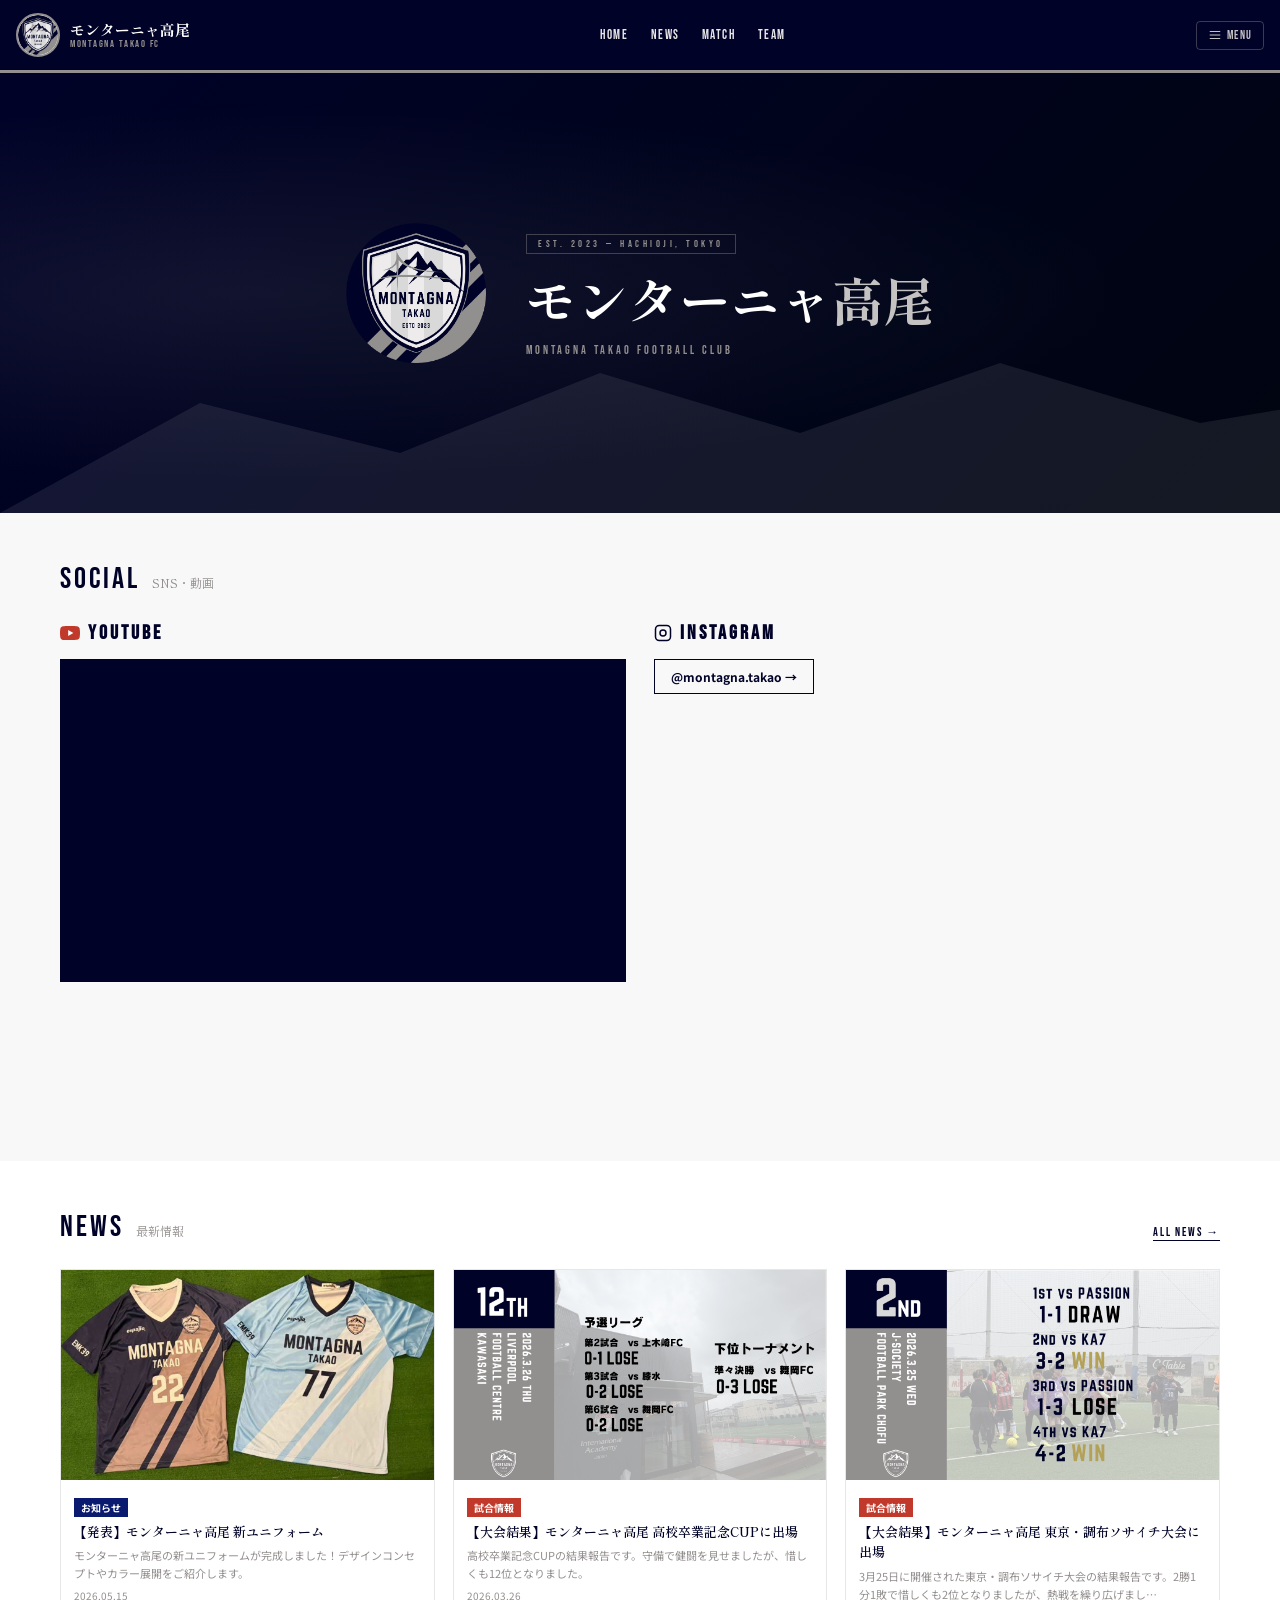
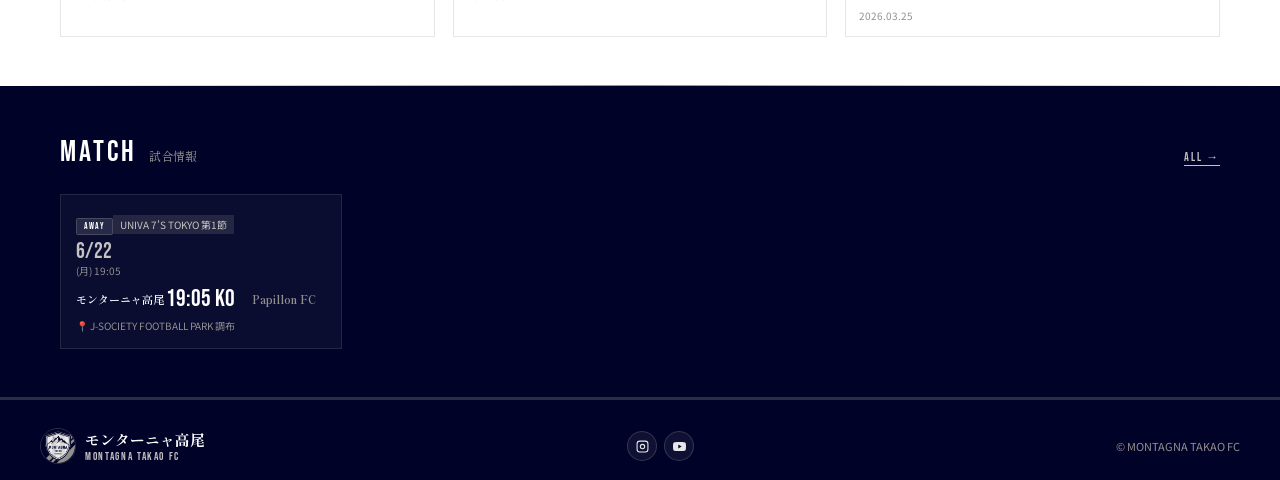
<file: index.html>
<!DOCTYPE html>
<html lang="ja">
<head>
<meta charset="UTF-8">
<link rel="icon" href="images/favicon.png" type="image/png">
<meta name="viewport" content="width=device-width, initial-scale=1.0">
<title>モンターニャ高尾 | MONTAGNA TAKAO FC</title>
<meta name="description" content="東京・高尾を拠点に活動するサッカー＆フットサルチーム「モンターニャ高尾」の公式サイト。試合結果、ユニフォーム情報、メンバー募集など最新情報を発信中。">
<meta name="keywords" content="モンターニャ高尾,MONTAGNA TAKAO FC,高尾 サッカー,高尾 フットサル,東京 社会人サッカー,ユニフォーム">
<link rel="canonical" href="https://montagnatakao.jp/">

<!-- OGP -->
<meta property="og:title" content="モンターニャ高尾 | MONTAGNA TAKAO FC">
<meta property="og:description" content="東京・高尾を拠点に活動するサッカー＆フットサルチーム「モンターニャ高尾」の公式サイト。試合結果、ユニフォーム情報、最新ニュースを発信中。">
<meta property="og:type" content="website">
<meta property="og:url" content="https://montagnatakao.jp/">
<meta property="og:image" content="https://montagnatakao.jp/images/thumbnail.png">
<meta property="og:site_name" content="MONTAGNA TAKAO FC">
<meta property="og:locale" content="ja_JP">
<meta name="twitter:card" content="summary_large_image">

<!-- 構造化データ (JSON-LD) -->
<script type="application/ld+json">
{
  "@context": "https://schema.org",
  "@type": "SportsTeam",
  "name": "モンターニャ高尾",
  "alternateName": "MONTAGNA TAKAO FC",
  "url": "https://montagnatakao.jp/",
  "logo": "https://montagnatakao.jp/images/logo.png",
  "sport": "Soccer",
  "location": {
    "@type": "Place",
    "name": "高尾",
    "address": {
      "@type": "PostalAddress",
      "addressLocality": "高尾",
      "addressRegion": "東京都",
      "addressCountry": "JP"
    }
  }
}
</script>

<link href="https://fonts.googleapis.com/css2?family=Shippori+Mincho:wght@400;600;700&family=Bebas+Neue&family=Noto+Sans+JP:wght@300;400;500;700&display=swap" rel="stylesheet">
<link rel="stylesheet" href="css/style.css">
</head>
<body>

<!-- HEADER -->
<header>
  <div class="header-inner">
    <a class="logo" onclick="showSection('home')">
      <div class="logo-emblem"><img src="images/logo.png" alt="モンターニャ高尾 エンブレム"></div>
      <div class="logo-text">
        <span class="logo-ja">モンターニャ高尾</span>
        <span class="logo-en">MONTAGNA TAKAO FC</span>
      </div>
    </a>
    <nav class="nav-links">
      <a onclick="showSection('home')">HOME</a>
      <a onclick="showSection('news')">NEWS</a>
      <a onclick="showSection('match')">MATCH</a>
      <a onclick="showSection('team')">TEAM</a>
    </nav>
    <div class="nav-right">
      <button class="menu-tab-btn" onclick="toggleMegaMenu()">
        <svg viewBox="0 0 24 24" fill="none" stroke="currentColor" stroke-width="2"><path d="M3 12h18M3 6h18M3 18h18"/></svg>
        MENU
      </button>
    </div>
  </div>
</header>

<!-- MEGA MENU -->
<div class="mega-menu" id="megaMenu">
  <div class="mega-section">
    <div class="mega-section-title">CLUB</div>
    <a class="mega-item" onclick="openStaticPage('club-overview');closeMegaMenu()">クラブ概要</a>
    <a class="mega-item" onclick="openStaticPage('philosophy');closeMegaMenu()">フィロソフィー</a>
    <a class="mega-item" onclick="openStaticPage('staff');closeMegaMenu()">スタッフ</a>
    <a class="mega-item" onclick="openStaticPage('partner');closeMegaMenu()">パートナー</a>
  </div>
  <div class="mega-section">
    <div class="mega-section-title">INFO</div>
    <a class="mega-item" onclick="showSection('match');closeMegaMenu()">試合スケジュール</a>
    <a class="mega-item" onclick="showSection('news');closeMegaMenu()">ニュース</a>
    <a class="mega-item" onclick="showSection('team');closeMegaMenu()">選手一覧</a>
    <a class="mega-item" onclick="openStaticPage('training');closeMegaMenu()">練習場案内</a>
  </div>
  <div class="mega-section">
    <div class="mega-section-title">FAN</div>
    <a class="mega-item" onclick="openStaticPage('join');closeMegaMenu()">メンバー募集</a>
    <a class="mega-item" onclick="openStaticPage('watch');closeMegaMenu()">観戦案内</a>
    <a class="mega-item" onclick="openStaticPage('contact');closeMegaMenu()">お問い合わせ</a>
  </div>
</div>

<!-- ══════════════════════════════════════ -->
<!-- HOME -->
<!-- ══════════════════════════════════════ -->
<div id="section-home">

  <!-- HERO -->
  <div class="hero">
    <div class="hero-bg"></div>
    <svg class="hero-mountain" viewBox="0 0 1440 170" preserveAspectRatio="none">
      <path fill="white" d="M0,170 L200,60 L400,110 L600,30 L800,90 L1000,20 L1200,80 L1440,40 L1440,170Z"/>
    </svg>
    <div class="hero-content">
      <div class="hero-emblem"><img src="images/logo.png" alt="モンターニャ高尾 エンブレム"></div>
      <div>
        <div class="hero-tag">EST. 2023 — HACHIOJI, TOKYO</div>
        <h1>モンターニャ<span>高尾</span></h1>
        <div class="hero-sub">MONTAGNA TAKAO FOOTBALL CLUB</div>
      </div>
    </div>
  </div>

  <!-- SOCIAL -->
  <div class="social-section">
    <div class="social-inner">
      <div class="section-header">
        <span class="section-title">SOCIAL</span>
        <span class="section-title-ja">SNS・動画</span>
      </div>
      <div class="social-grid" id="social-grid">
        <!-- YouTube -->
        <div class="social-block">
          <h3>
            <svg viewBox="0 0 24 24" width="20" height="20" fill="#c0392b"><path d="M23.5 6.2a3 3 0 00-2.1-2.1C19.5 3.5 12 3.5 12 3.5s-7.5 0-9.4.6A3 3 0 00.5 6.2 31.9 31.9 0 000 12a31.9 31.9 0 00.5 5.8A3 3 0 002.6 20c1.9.5 9.4.5 9.4.5s7.5 0 9.4-.6a3 3 0 002.1-2.1c.3-1.9.5-3.8.5-5.8a31.9 31.9 0 00-.5-5.8z"/><path fill="#fff" d="M9.8 15.5l6.2-3.5-6.2-3.5z"/></svg>
            YOUTUBE
          </h3>
          <div id="yt-area">
            <div class="yt-embed" id="yt-embed-area">
              <div style="width:100%;height:100%;display:flex;align-items:center;justify-content:center;color:var(--gray)">
                <span style="font-size:14px">動画が設定されていません</span>
              </div>
            </div>
          </div>
        </div>
        <!-- Instagram -->
        <div class="social-block">
          <h3>
            <svg viewBox="0 0 24 24" width="18" height="18" fill="none" stroke="var(--navy)" stroke-width="2"><rect x="2" y="2" width="20" height="20" rx="5"/><circle cx="12" cy="12" r="4"/></svg>
            INSTAGRAM
          </h3>
          <a class="social-link-btn" id="ig-link" href="#" target="_blank" rel="noopener">@montagna.takao →</a>
          <div class="ig-grid" id="ig-grid"></div>
        </div>
      </div>
    </div>
  </div>

  <!-- NEWS (top 3) -->
  <div class="main-content">
    <div class="section-header">
      <span class="section-title">NEWS</span>
      <span class="section-title-ja">最新情報</span>
      <span class="section-more" onclick="showSection('news')">ALL NEWS →</span>
    </div>
    <div class="news-grid" id="news-grid-home"></div>
  </div>

  <div class="divider"></div>

  <!-- MATCH (top 4) -->
  <div class="match-section">
    <div class="match-inner">
      <div class="section-header">
        <span class="section-title">MATCH</span>
        <span class="section-title-ja">試合情報</span>
        <span class="section-more" onclick="showSection('match')">ALL →</span>
      </div>
      <div class="match-cards" id="match-cards-home"></div>
    </div>
  </div>
</div>

<!-- ══════════════════════════════════════ -->
<!-- NEWS LIST -->
<!-- ══════════════════════════════════════ -->
<div id="section-news" style="display:none">
  <div class="page-banner">
    <div class="page-banner-inner">
      <span class="page-banner-en">NEWS</span>
      <span class="page-banner-ja">ニュース一覧</span>
    </div>
  </div>
  <div class="main-content">
    <div style="display:flex;gap:6px;margin-bottom:20px;flex-wrap:wrap">
      <button class="cat-filter-btn active" data-cat="all" onclick="filterNews('all')">すべて</button>
      <button class="cat-filter-btn" data-cat="お知らせ" onclick="filterNews('お知らせ')">お知らせ</button>
      <button class="cat-filter-btn" data-cat="試合情報" onclick="filterNews('試合情報')">試合情報</button>
      <button class="cat-filter-btn" data-cat="レポート" onclick="filterNews('レポート')">レポート</button>
    </div>
    <div class="news-grid" id="news-grid-full"></div>
  </div>
</div>

<!-- ══════════════════════════════════════ -->
<!-- MATCH PAGE -->
<!-- ══════════════════════════════════════ -->
<div id="section-match" style="display:none">
  <div class="page-banner">
    <div class="page-banner-inner">
      <span class="page-banner-en">MATCH</span>
      <span class="page-banner-ja">試合スケジュール</span>
    </div>
  </div>
  <div class="match-section" style="padding-top:40px">
    <div class="match-inner">
      <div class="match-cards" id="match-cards-full" style="grid-template-columns:repeat(auto-fill,minmax(260px,1fr))"></div>
    </div>
  </div>
</div>

<!-- ══════════════════════════════════════ -->
<!-- TEAM PAGE -->
<!-- ══════════════════════════════════════ -->
<div id="section-team" style="display:none">
  <div class="page-banner">
    <div class="page-banner-inner">
      <span class="page-banner-en">TEAM</span>
      <span class="page-banner-ja">チーム情報</span>
    </div>
  </div>
  <div class="main-content">
    <div class="players-grid" id="players-grid"></div>
  </div>
</div>

<!-- ══════════════════════════════════════ -->
<!-- STATIC PAGE -->
<!-- ══════════════════════════════════════ -->
<div id="section-static" style="display:none">
  <div class="static-page">
    <div class="static-back" onclick="goBackFromStatic()">← 戻る</div>
    <div id="static-content"></div>
  </div>
</div>

<!-- FOOTER -->
<footer>
  <div class="footer-inner">
    <div class="footer-bottom">
      <div class="footer-logo">
        <img src="images/logo.png" alt="モンターニャ高尾 エンブレム">
        <div>
          <div class="footer-logo-text">モンターニャ高尾</div>
          <div class="footer-logo-en">MONTAGNA TAKAO FC</div>
        </div>
      </div>
      <div class="footer-sns">
        <a class="sns-link" href="https://www.instagram.com/montagna.takao/" target="_blank" rel="noopener noreferrer" title="Instagram">
          <svg viewBox="0 0 24 24" width="13" height="13" fill="none" stroke="currentColor" stroke-width="2"><rect x="2" y="2" width="20" height="20" rx="5"/><circle cx="12" cy="12" r="4"/></svg>
        </a>
        <a class="sns-link" href="https://youtube.com/channel/UCKqOc3G8jPCKGP35AfwdIrg?si=GimWbK_rLCpuA2k1" target="_blank" rel="noopener noreferrer" title="YouTube">
          <svg viewBox="0 0 24 24" width="13" height="13" fill="currentColor"><path d="M23.5 6.2a3 3 0 00-2.1-2.1C19.5 3.5 12 3.5 12 3.5s-7.5 0-9.4.6A3 3 0 00.5 6.2 31.9 31.9 0 000 12a31.9 31.9 0 00.5 5.8A3 3 0 002.6 20c1.9.5 9.4.5 9.4.5s7.5 0 9.4-.6a3 3 0 002.1-2.1c.3-1.9.5-3.8.5-5.8a31.9 31.9 0 00-.5-5.8z"/><path fill="var(--navy)" d="M9.8 15.5l6.2-3.5-6.2-3.5z"/></svg>
        </a>
      </div>
      <div class="footer-copy">&copy; MONTAGNA TAKAO FC</div>
    </div>
  </div>
</footer>

<!-- TOAST -->
<div class="toast" id="toast"></div>

<!-- データファイル（更新はこちらを編集） -->
<script src="data/news.js"></script>
<script src="data/matches.js"></script>
<script src="data/team.js"></script>
<script src="data/pages.js"></script>
<script src="data/social.js"></script>
<!-- メインスクリプト -->
<script src="js/main.js"></script>
</body>
</html>
</file>
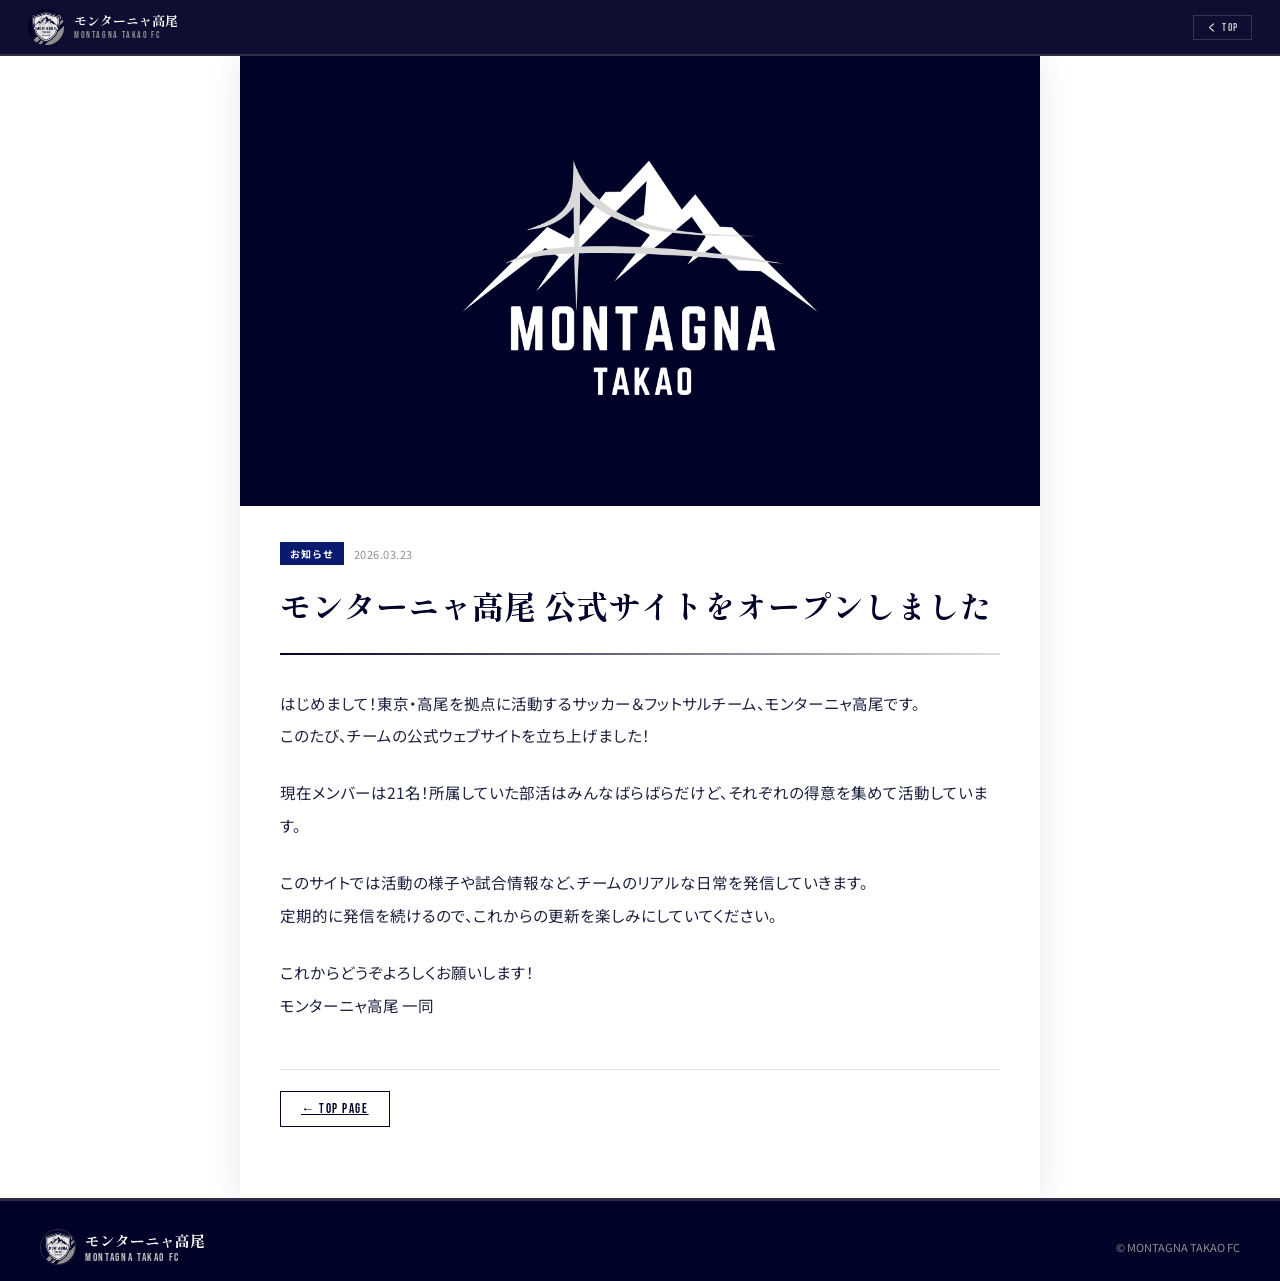
<file: article/001.html>
<!DOCTYPE html>
<html lang="ja">
<head>
<meta charset="UTF-8">
<link rel="icon" href="../images/favicon.png" type="image/png">
<meta name="viewport" content="width=device-width, initial-scale=1.0">

<!-- ▼ 記事ごとに編集してください ▼ -->
<title>公式サイトをオープンしました | MONTAGNA TAKAO FC</title>
<meta name="description" content="東京・高尾を拠点に活動するサッカー＆フットサルチーム、モンターニャ高尾の公式サイトを立ち上げました。最新情報はこちらでお届けします。">
<link rel="canonical" href="https://montagnatakao.jp/article/001.html">
<meta property="og:title" content="モンターニャ高尾 公式サイトをオープンしました">
<meta property="og:description" content="東京・高尾を拠点に活動するサッカー＆フットサルチーム、モンターニャ高尾の公式サイトを立ち上げました。">
<meta property="og:image" content="https://montagnatakao.jp/images/thumbnail.png">
<meta property="og:type" content="article">
<meta property="og:url" content="https://montagnatakao.jp/article/001.html">
<meta property="og:site_name" content="MONTAGNA TAKAO FC">
<meta property="og:locale" content="ja_JP">
<meta name="twitter:card" content="summary_large_image">
<script type="application/ld+json">
{
  "@context": "https://schema.org",
  "@type": "NewsArticle",
  "headline": "モンターニャ高尾 公式サイトをオープンしました",
  "description": "東京・高尾を拠点に活動するサッカー＆フットサルチーム、モンターニャ高尾の公式サイトを立ち上げました。",
  "image": "https://montagnatakao.jp/images/thumbnail.png",
  "datePublished": "2026-03-01",
  "author": {"@type": "Organization", "name": "モンターニャ高尾"},
  "publisher": {
    "@type": "Organization",
    "name": "MONTAGNA TAKAO FC",
    "logo": {"@type": "ImageObject", "url": "https://montagnatakao.jp/images/logo.png"}
  },
  "url": "https://montagnatakao.jp/article/001.html"
}
</script>
<!-- ▲ ここまで ▲ -->

<link href="https://fonts.googleapis.com/css2?family=Shippori+Mincho:wght@400;600;700&family=Bebas+Neue&family=Noto+Sans+JP:wght@300;400;500;700&display=swap" rel="stylesheet">
<link rel="stylesheet" href="../css/style.css">
</head>
<body class="article-standalone">

<!-- Header -->
<header class="site-header">
  <a class="header-logo" href="../index.html">
    <div class="header-emblem-wrap"><img src="../images/logo.png" alt="モンターニャ高尾 エンブレム"></div>
    <div class="header-logo-text">
      <span class="header-logo-ja">モンターニャ高尾</span>
      <span class="header-logo-en">MONTAGNA TAKAO FC</span>
    </div>
  </a>
  <a class="back-link" href="../index.html">
    <svg width="11" height="11" viewBox="0 0 11 11" fill="none"><path d="M7.5 2L3.5 5.5L7.5 9" stroke="currentColor" stroke-width="1.4" stroke-linecap="round" stroke-linejoin="round"/></svg>
    TOP
  </a>
</header>

<!-- Article -->
<div class="article-page">
  <div class="article-hero-img">
    <img src="../images/thumbnail.png" alt="">
  </div>
  <div class="article-content-wrap">
    <div class="article-top-row">
      <span class="article-cat info">お知らせ</span>
      <span class="article-date-tag">2026.03.23</span>
    </div>
    <h1 class="article-title">モンターニャ高尾 公式サイトをオープンしました</h1>
    <div class="article-divider"></div>
    <div class="article-body">
      <p>はじめまして！東京・高尾を拠点に活動するサッカー＆フットサルチーム、モンターニャ高尾です。<br>このたび、チームの公式ウェブサイトを立ち上げました！</p>
      <p>現在メンバーは21名！所属していた部活はみんなばらばらだけど、それぞれの得意を集めて活動しています。</p>
      <p>このサイトでは活動の様子や試合情報など、チームのリアルな日常を発信していきます。<br>定期的に発信を続けるので、これからの更新を楽しみにしていてください。</p>
      <p>これからどうぞよろしくお願いします！<br>モンターニャ高尾 一同</p>
    </div>
    <div class="article-footer">
      <a class="article-footer-back" href="../index.html">&larr; TOP PAGE</a>
    </div>
  </div>
</div>

<!-- Footer -->
<footer>
  <div class="footer-inner">
    <div class="footer-bottom">
      <div class="footer-logo">
        <img src="../images/logo.png" alt="モンターニャ高尾 エンブレム">
        <div>
          <div class="footer-logo-text">モンターニャ高尾</div>
          <div class="footer-logo-en">MONTAGNA TAKAO FC</div>
        </div>
      </div>
      <div class="footer-copy">&copy; MONTAGNA TAKAO FC</div>
    </div>
  </div>
</footer>

</body>
</html>
</file>
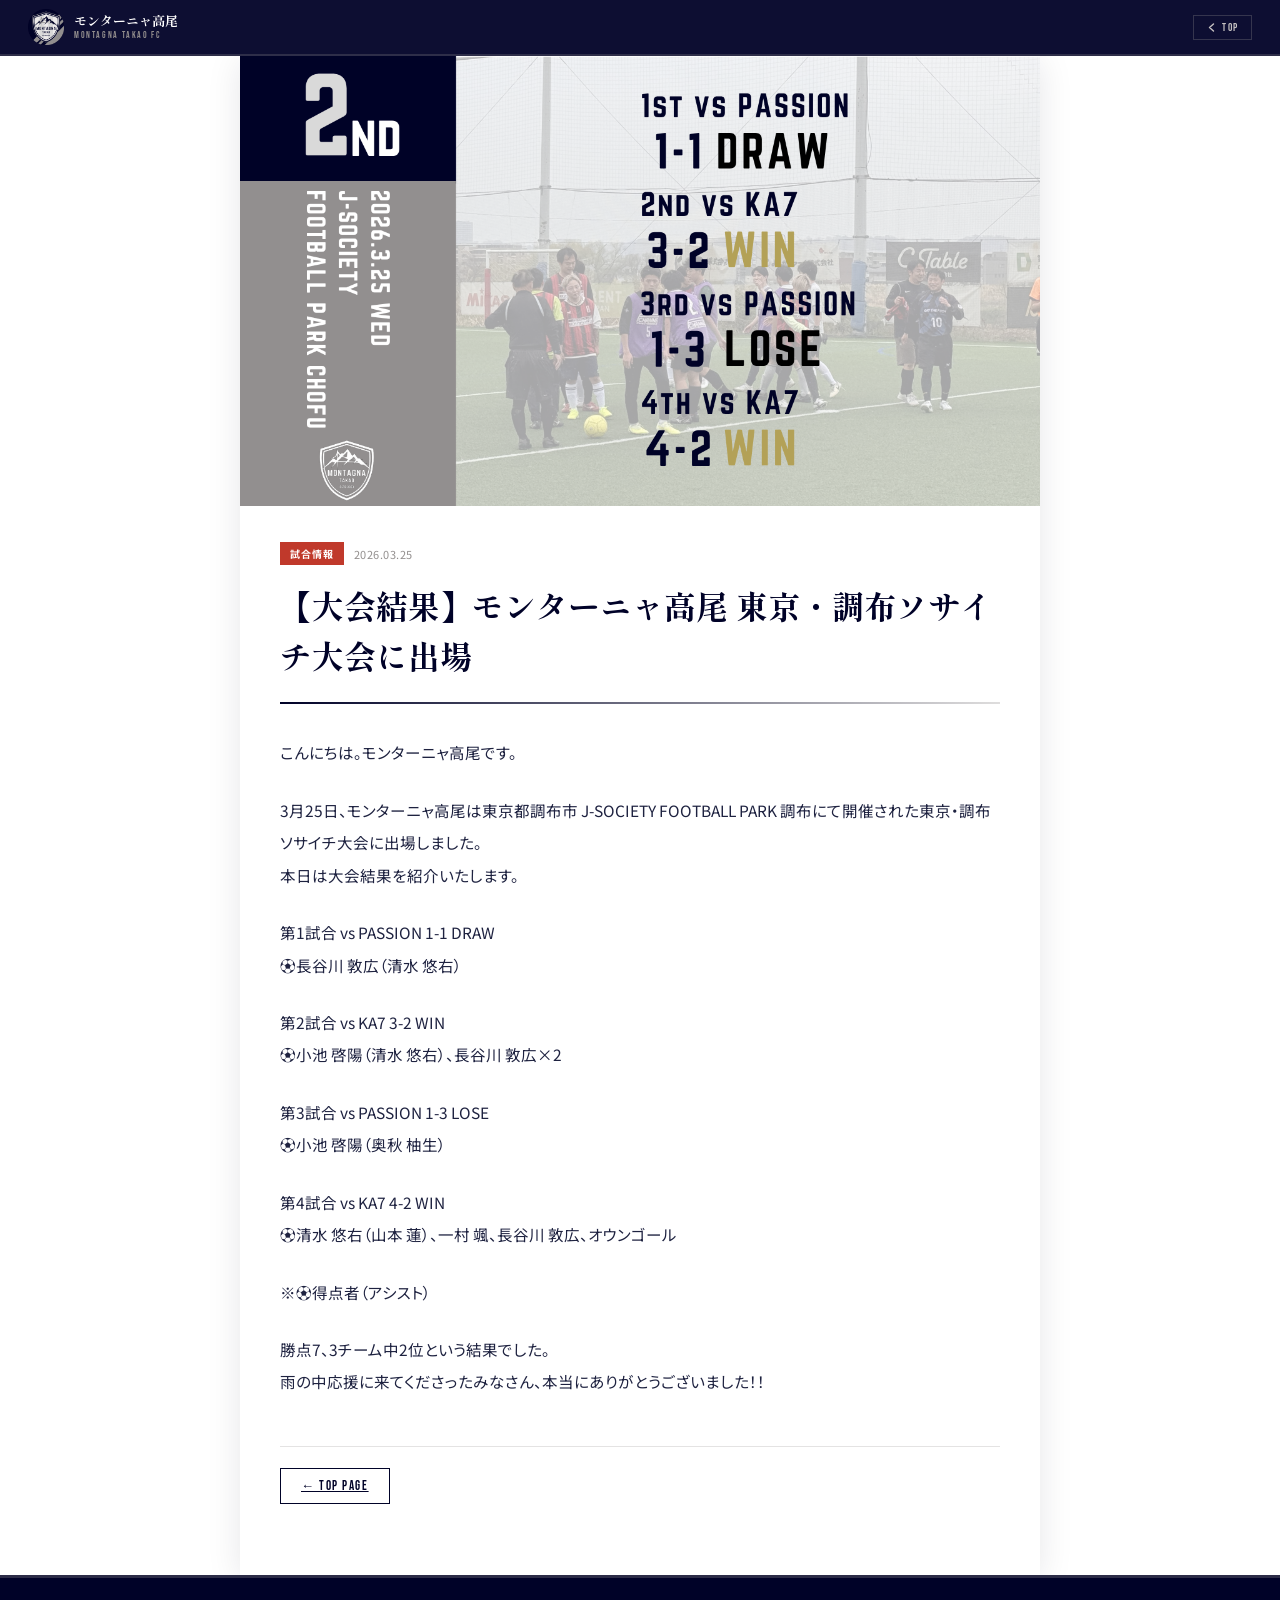
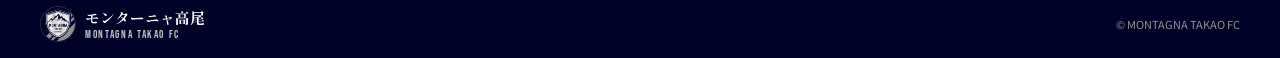
<file: article/002.html>
<!DOCTYPE html>
<html lang="ja">
<head>
<meta charset="UTF-8">
<link rel="icon" href="../images/favicon.png" type="image/png">
<meta name="viewport" content="width=device-width, initial-scale=1.0">

<!-- ▼ 記事ごとに編集してください ▼ -->
<title>【大会結果】モンターニャ高尾 東京・調布ソサイチ大会に出場 | MONTAGNA TAKAO FC</title>
<meta name="description" content="3月25日に開催された東京・調布ソサイチ大会の結果報告です。2勝1分1敗で惜しくも2位となりましたが、熱戦を繰り広げました。">
<link rel="canonical" href="https://montagnatakao.jp/article/002.html">
<meta property="og:title" content="【大会結果】モンターニャ高尾 東京・調布ソサイチ大会に出場">
<meta property="og:description" content="3月25日に開催された東京・調布ソサイチ大会の結果報告です。2勝1分1敗で惜しくも2位となりましたが、熱戦を繰り広げました。">
<meta property="og:image" content="https://montagnatakao.jp/images/260325.png">
<meta property="og:type" content="article">
<meta property="og:url" content="https://montagnatakao.jp/article/002.html">
<meta property="og:site_name" content="MONTAGNA TAKAO FC">
<meta property="og:locale" content="ja_JP">
<meta name="twitter:card" content="summary_large_image">
<script type="application/ld+json">
{
  "@context": "https://schema.org",
  "@type": "NewsArticle",
  "headline": "【大会結果】モンターニャ高尾 東京・調布ソサイチ大会に出場",
  "description": "3月25日に開催された東京・調布ソサイチ大会の結果報告です。2勝1分1敗で惜しくも2位となりましたが、熱戦を繰り広げました。",
  "image": "https://montagnatakao.jp/images/260325.png",
  "datePublished": "2026-03-25",
  "author": {"@type": "Organization", "name": "モンターニャ高尾"},
  "publisher": {
    "@type": "Organization",
    "name": "MONTAGNA TAKAO FC",
    "logo": {"@type": "ImageObject", "url": "https://montagnatakao.jp/images/logo.png"}
  },
  "url": "https://montagnatakao.jp/article/002.html"
}
</script>
<!-- ▲ ここまで ▲ -->

<link href="https://fonts.googleapis.com/css2?family=Shippori+Mincho:wght@400;600;700&family=Bebas+Neue&family=Noto+Sans+JP:wght@300;400;500;700&display=swap" rel="stylesheet">
<link rel="stylesheet" href="../css/style.css">
</head>
<body class="article-standalone">

<!-- Header -->
<header class="site-header">
  <a class="header-logo" href="../index.html">
    <div class="header-emblem-wrap"><img src="../images/logo.png" alt="モンターニャ高尾 エンブレム"></div>
    <div class="header-logo-text">
      <span class="header-logo-ja">モンターニャ高尾</span>
      <span class="header-logo-en">MONTAGNA TAKAO FC</span>
    </div>
  </a>
  <a class="back-link" href="../index.html">
    <svg width="11" height="11" viewBox="0 0 11 11" fill="none"><path d="M7.5 2L3.5 5.5L7.5 9" stroke="currentColor" stroke-width="1.4" stroke-linecap="round" stroke-linejoin="round"/></svg>
    TOP
  </a>
</header>

<!-- Article -->
<div class="article-page">
  <div class="article-hero-img">
    <img src="../images/260325.png" alt="">
  </div>
  <div class="article-content-wrap">
    <div class="article-top-row">
      <span class="article-cat match">試合情報</span>
      <span class="article-date-tag">2026.03.25</span>
    </div>
    <h1 class="article-title">【大会結果】モンターニャ高尾 東京・調布ソサイチ大会に出場</h1>
    <div class="article-divider"></div>
    <div class="article-body">
     <p>こんにちは。モンターニャ高尾です。</p>
      
      <p>3月25日、モンターニャ高尾は東京都調布市 J-SOCIETY FOOTBALL PARK 調布にて開催された東京・調布ソサイチ大会に出場しました。<br>
      本日は大会結果を紹介いたします。</p>
      
      <p>第1試合 vs PASSION 1-1 DRAW<br>
      ⚽️長谷川 敦広（清水 悠右）</p>
      
      <p>第2試合 vs KA7 3-2 WIN<br>
      ⚽️小池 啓陽（清水 悠右）、長谷川 敦広×2</p>
      
      <p>第3試合 vs PASSION 1-3 LOSE<br>
      ⚽️小池 啓陽（奥秋 柚生）</p>
      
      <p>第4試合 vs KA7 4-2 WIN<br>
      ⚽️清水 悠右（山本 蓮）、一村 颯、長谷川 敦広、オウンゴール</p>
      
      <p>※⚽️得点者（アシスト）</p>
      
      <p>勝点7、3チーム中2位という結果でした。<br>
      雨の中応援に来てくださったみなさん、本当にありがとうございました！！</p>
    </div>
    <div class="article-footer">
      <a class="article-footer-back" href="../index.html">&larr; TOP PAGE</a>
    </div>
  </div>
</div>

<!-- Footer -->
<footer>
  <div class="footer-inner">
    <div class="footer-bottom">
      <div class="footer-logo">
        <img src="../images/logo.png" alt="モンターニャ高尾 エンブレム">
        <div>
          <div class="footer-logo-text">モンターニャ高尾</div>
          <div class="footer-logo-en">MONTAGNA TAKAO FC</div>
        </div>
      </div>
      <div class="footer-copy">&copy; MONTAGNA TAKAO FC</div>
    </div>
  </div>
</footer>

</body>
</html>
</file>
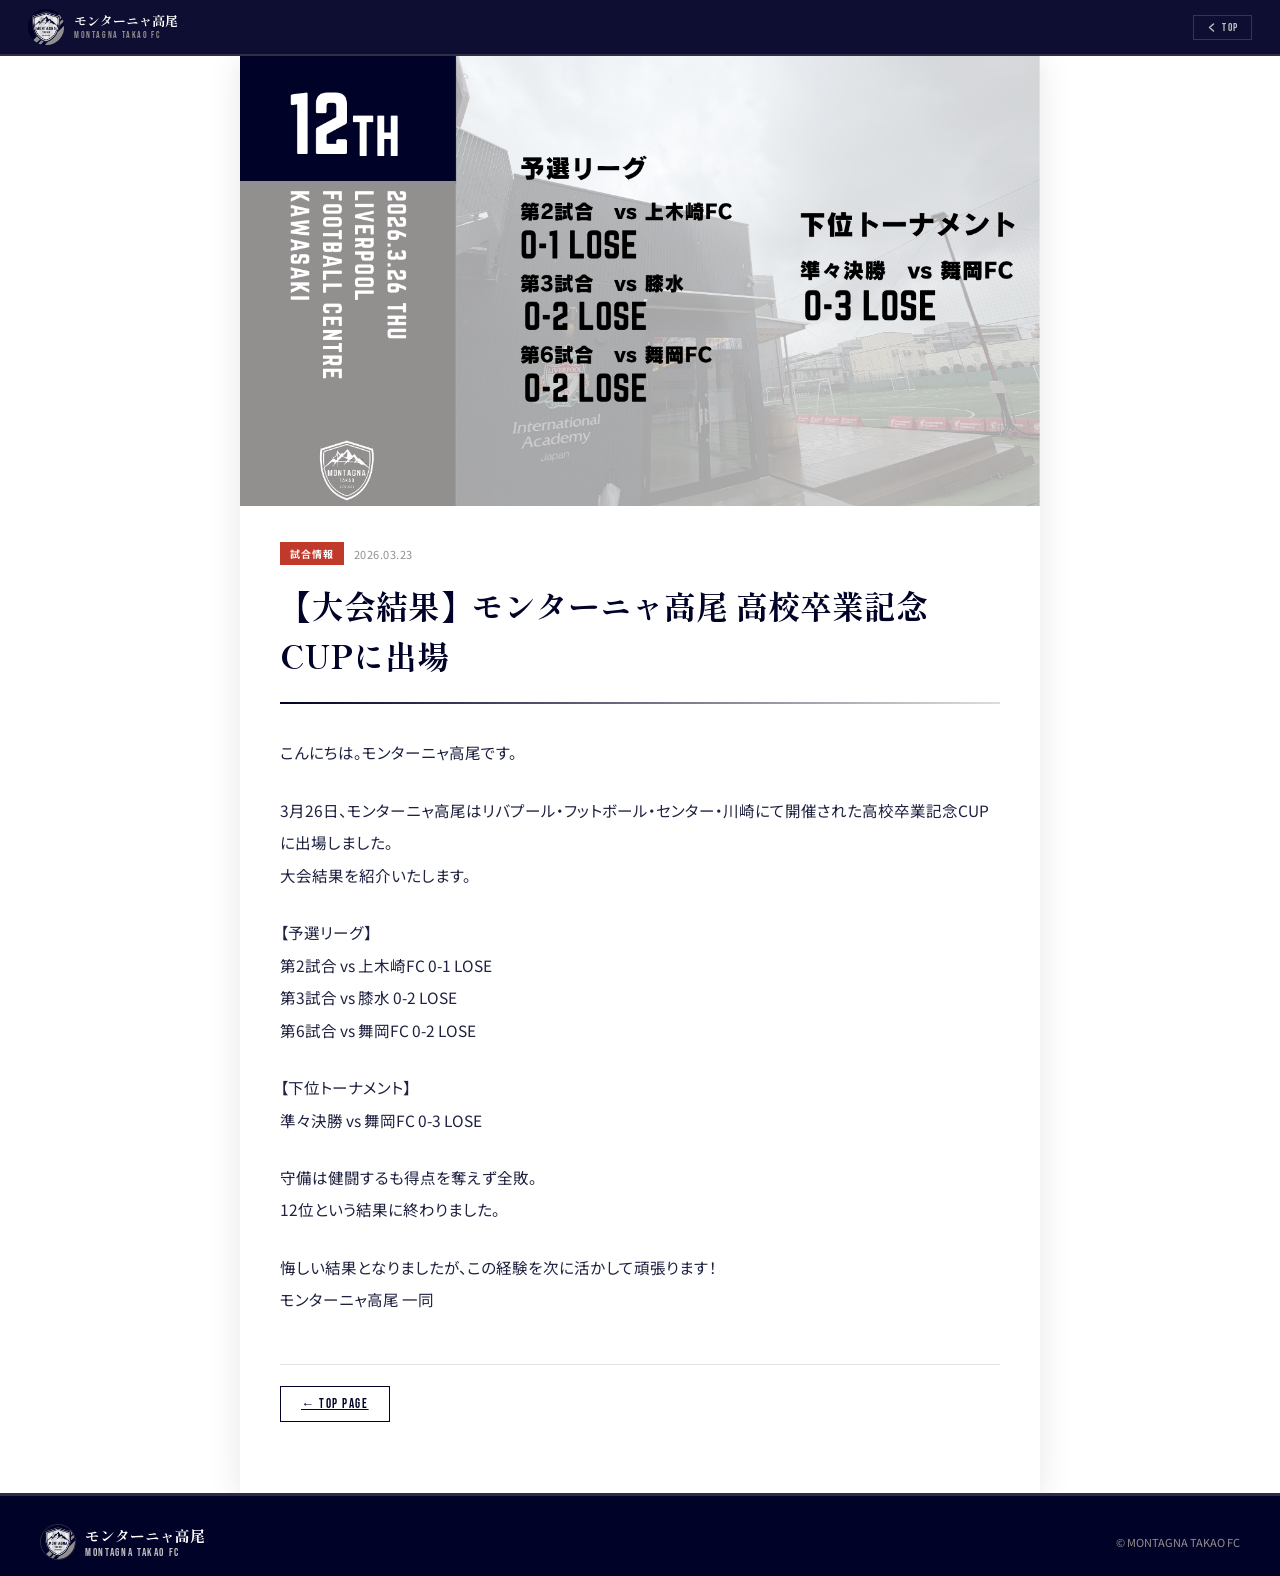
<file: article/003.html>
<!DOCTYPE html>
<html lang="ja">
<head>
<meta charset="UTF-8">
<link rel="icon" href="../images/favicon.png" type="image/png">
<meta name="viewport" content="width=device-width, initial-scale=1.0">

<!-- ▼ 記事ごとに編集してください ▼ -->
<title>【大会結果】モンターニャ高尾 高校卒業記念CUPに出場 | MONTAGNA TAKAO FC</title>
<meta name="description" content="高校卒業記念CUPの結果報告です。守備で健闘を見せましたが、惜しくも12位となりました。モンターニャ高尾の試合レポートをお届けします。">
<link rel="canonical" href="https://montagnatakao.jp/article/003.html">
<meta property="og:title" content="【大会結果】モンターニャ高尾 高校卒業記念CUPに出場">
<meta property="og:description" content="高校卒業記念CUPの結果報告です。守備で健闘を見せましたが、惜しくも12位となりました。">
<meta property="og:image" content="https://montagnatakao.jp/images/260326.png">
<meta property="og:type" content="article">
<meta property="og:url" content="https://montagnatakao.jp/article/003.html">
<meta property="og:site_name" content="MONTAGNA TAKAO FC">
<meta property="og:locale" content="ja_JP">
<meta name="twitter:card" content="summary_large_image">
<script type="application/ld+json">
{
  "@context": "https://schema.org",
  "@type": "NewsArticle",
  "headline": "【大会結果】モンターニャ高尾 高校卒業記念CUPに出場",
  "description": "高校卒業記念CUPの結果報告です。守備で健闘を見せましたが、惜しくも12位となりました。",
  "image": "https://montagnatakao.jp/images/260326.png",
  "datePublished": "2026-03-26",
  "author": {"@type": "Organization", "name": "モンターニャ高尾"},
  "publisher": {
    "@type": "Organization",
    "name": "MONTAGNA TAKAO FC",
    "logo": {"@type": "ImageObject", "url": "https://montagnatakao.jp/images/logo.png"}
  },
  "url": "https://montagnatakao.jp/article/003.html"
}
</script>
<!-- ▲ ここまで ▲ -->

<link href="https://fonts.googleapis.com/css2?family=Shippori+Mincho:wght@400;600;700&family=Bebas+Neue&family=Noto+Sans+JP:wght@300;400;500;700&display=swap" rel="stylesheet">
<link rel="stylesheet" href="../css/style.css">
</head>
<body class="article-standalone">

<!-- Header -->
<header class="site-header">
  <a class="header-logo" href="../index.html">
    <div class="header-emblem-wrap"><img src="../images/logo.png" alt="モンターニャ高尾 エンブレム"></div>
    <div class="header-logo-text">
      <span class="header-logo-ja">モンターニャ高尾</span>
      <span class="header-logo-en">MONTAGNA TAKAO FC</span>
    </div>
  </a>
  <a class="back-link" href="../index.html">
    <svg width="11" height="11" viewBox="0 0 11 11" fill="none"><path d="M7.5 2L3.5 5.5L7.5 9" stroke="currentColor" stroke-width="1.4" stroke-linecap="round" stroke-linejoin="round"/></svg>
    TOP
  </a>
</header>

<!-- Article -->
<div class="article-page">
  <div class="article-hero-img">
    <img src="../images/260326.png" alt="">
  </div>
  <div class="article-content-wrap">
    <div class="article-top-row">
      <!-- カテゴリに応じて match 試合情報/ report レポート/ info お知らせを使い分け -->
      <span class="article-cat match">試合情報</span>
      <span class="article-date-tag">2026.03.23</span>
    </div>
    <h1 class="article-title">【大会結果】モンターニャ高尾 高校卒業記念CUPに出場</h1>
    <div class="article-divider"></div>
    <div class="article-body">
       <p>こんにちは。モンターニャ高尾です。</p>
      
      <p>3月26日、モンターニャ高尾はリバプール・フットボール・センター・川崎にて開催された高校卒業記念CUPに出場しました。<br>
      大会結果を紹介いたします。</p>
      
      <p>【予選リーグ】<br>
      第2試合 vs 上木崎FC 0-1 LOSE<br>
      第3試合 vs 膝水 0-2 LOSE<br>
      第6試合 vs 舞岡FC 0-2 LOSE</p>
      
      <p>【下位トーナメント】<br>
      準々決勝 vs 舞岡FC 0-3 LOSE</p>
      
      <p>守備は健闘するも得点を奪えず全敗。<br>
      12位という結果に終わりました。</p>
      
      <p>悔しい結果となりましたが、この経験を次に活かして頑張ります！<br>
      モンターニャ高尾 一同</p>
    </div>
    <div class="article-footer">
      <a class="article-footer-back" href="../index.html">&larr; TOP PAGE</a>
    </div>
  </div>
</div>

<!-- Footer -->
<footer>
  <div class="footer-inner">
    <div class="footer-bottom">
      <div class="footer-logo">
        <img src="../images/logo.png" alt="モンターニャ高尾 エンブレム">
        <div>
          <div class="footer-logo-text">モンターニャ高尾</div>
          <div class="footer-logo-en">MONTAGNA TAKAO FC</div>
        </div>
      </div>
      <div class="footer-copy">&copy; MONTAGNA TAKAO FC</div>
    </div>
  </div>
</footer>

</body>
</html>
</file>
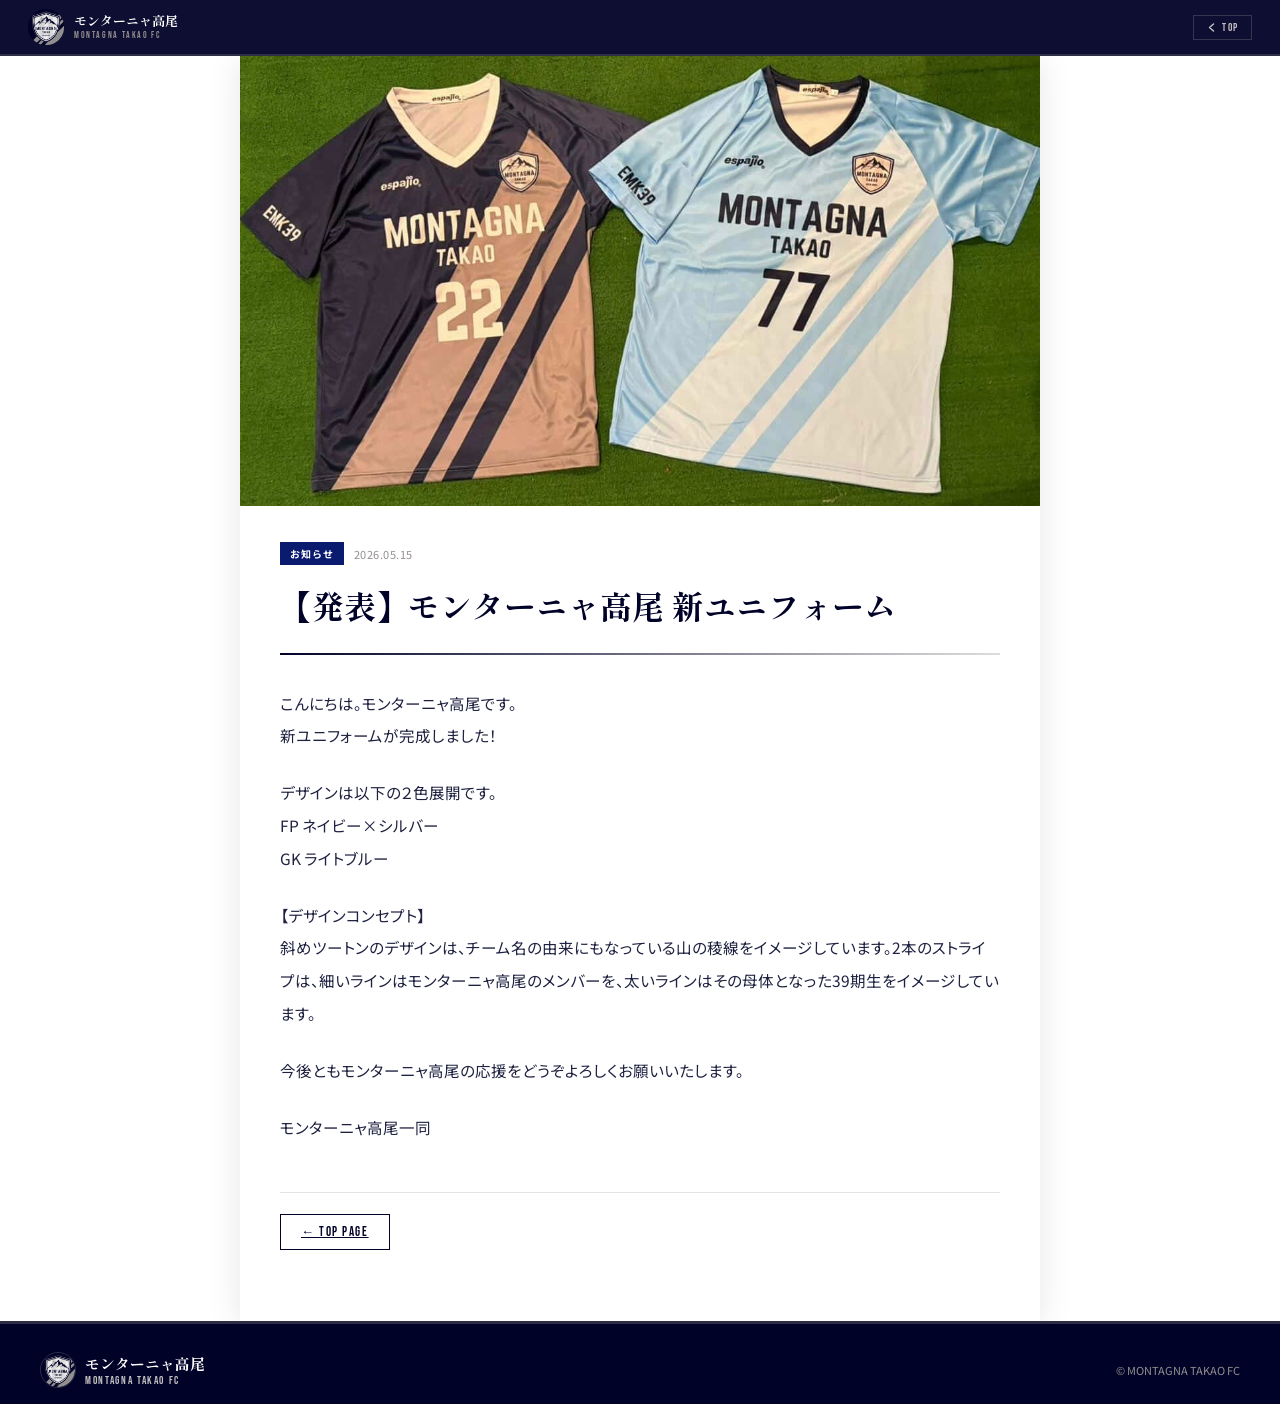
<file: article/004.html>
<!DOCTYPE html>
<html lang="ja">
<head>
<meta charset="UTF-8">
<link rel="icon" href="../images/favicon.png" type="image/png">
<meta name="viewport" content="width=device-width, initial-scale=1.0">

<!-- ▼ 記事ごとに編集してください ▼ -->
<title>【発表】モンターニャ高尾 新ユニフォーム | MONTAGNA TAKAO FC</title>
<meta name="description" content="本日新ユニフォームを発表いたしました。FPはネイビー×シルバー、GKはライトブルーの2色展開。山の稜線をイメージした斜めツートンデザインのコンセプトを紹介します。">
<link rel="canonical" href="https://montagnatakao.jp/article/004.html">
<meta property="og:title" content="【発表】モンターニャ高尾 新ユニフォーム">
<meta property="og:description" content="本日新ユニフォームを発表いたしました。コンセプトやデザインに込めた思いを紹介します。">
<meta property="og:image" content="https://montagnatakao.jp/images/260515.png">
<meta property="og:type" content="article">
<meta property="og:url" content="https://montagnatakao.jp/article/004.html">
<meta property="og:site_name" content="MONTAGNA TAKAO FC">
<meta property="og:locale" content="ja_JP">
<meta name="twitter:card" content="summary_large_image">
<script type="application/ld+json">
{
  "@context": "https://schema.org",
  "@type": "NewsArticle",
  "headline": "【発表】モンターニャ高尾 新ユニフォーム",
  "description": "本日新ユニフォームを発表いたしました。コンセプトやデザインに込めた思いを紹介します。",
  "image": "https://montagnatakao.jp/images/260515.png",
  "datePublished": "2026-05-15",
  "author": {"@type": "Organization", "name": "モンターニャ高尾"},
  "publisher": {
    "@type": "Organization",
    "name": "MONTAGNA TAKAO FC",
    "logo": {"@type": "ImageObject", "url": "https://montagnatakao.jp/images/logo.png"}
  },
  "url": "https://montagnatakao.jp/article/004.html"
}
</script>
<!-- ▲ ここまで ▲ -->

<link href="https://fonts.googleapis.com/css2?family=Shippori+Mincho:wght@400;600;700&family=Bebas+Neue&family=Noto+Sans+JP:wght@300;400;500;700&display=swap" rel="stylesheet">
<link rel="stylesheet" href="../css/style.css">
</head>
<body class="article-standalone">

<!-- Header -->
<header class="site-header">
  <a class="header-logo" href="../index.html">
    <div class="header-emblem-wrap"><img src="../images/logo.png" alt="モンターニャ高尾 エンブレム"></div>
    <div class="header-logo-text">
      <span class="header-logo-ja">モンターニャ高尾</span>
      <span class="header-logo-en">MONTAGNA TAKAO FC</span>
    </div>
  </a>
  <a class="back-link" href="../index.html">
    <svg width="11" height="11" viewBox="0 0 11 11" fill="none"><path d="M7.5 2L3.5 5.5L7.5 9" stroke="currentColor" stroke-width="1.4" stroke-linecap="round" stroke-linejoin="round"/></svg>
    TOP
  </a>
</header>

<!-- Article -->
<div class="article-page">
  <div class="article-hero-img">
    <img src="../images/260515.png" alt="">
  </div>
  <div class="article-content-wrap">
    <div class="article-top-row">
      <!-- カテゴリに応じて match 試合情報/ report レポート/ info お知らせを使い分け -->
      <span class="article-cat info">お知らせ</span>
      <span class="article-date-tag">2026.05.15</span>
    </div>
    <h1 class="article-title">【発表】モンターニャ高尾 新ユニフォーム</h1>
    <div class="article-divider"></div>
    <div class="article-body">
    </p>こんにちは。モンターニャ高尾です。<br>
新ユニフォームが完成しました！</p>

<p>デザインは以下の２色展開です。<br>
FP ネイビー×シルバー<br>
GK ライトブルー</p>

<p>【デザインコンセプト】<br>
斜めツートンのデザインは、チーム名の由来にもなっている山の稜線をイメージしています。2本のストライプは、細いラインはモンターニャ高尾のメンバーを、太いラインはその母体となった39期生をイメージしています。</p>

<p>今後ともモンターニャ高尾の応援をどうぞよろしくお願いいたします。</p>

<p>モンターニャ高尾一同</p>
    </div>
    <div class="article-footer">
      <a class="article-footer-back" href="../index.html">&larr; TOP PAGE</a>
    </div>
  </div>
</div>

<!-- Footer -->
<footer>
  <div class="footer-inner">
    <div class="footer-bottom">
      <div class="footer-logo">
        <img src="../images/logo.png" alt="モンターニャ高尾 エンブレム">
        <div>
          <div class="footer-logo-text">モンターニャ高尾</div>
          <div class="footer-logo-en">MONTAGNA TAKAO FC</div>
        </div>
      </div>
      <div class="footer-copy">&copy; MONTAGNA TAKAO FC</div>
    </div>
  </div>
</footer>

</body>
</html>
</file>
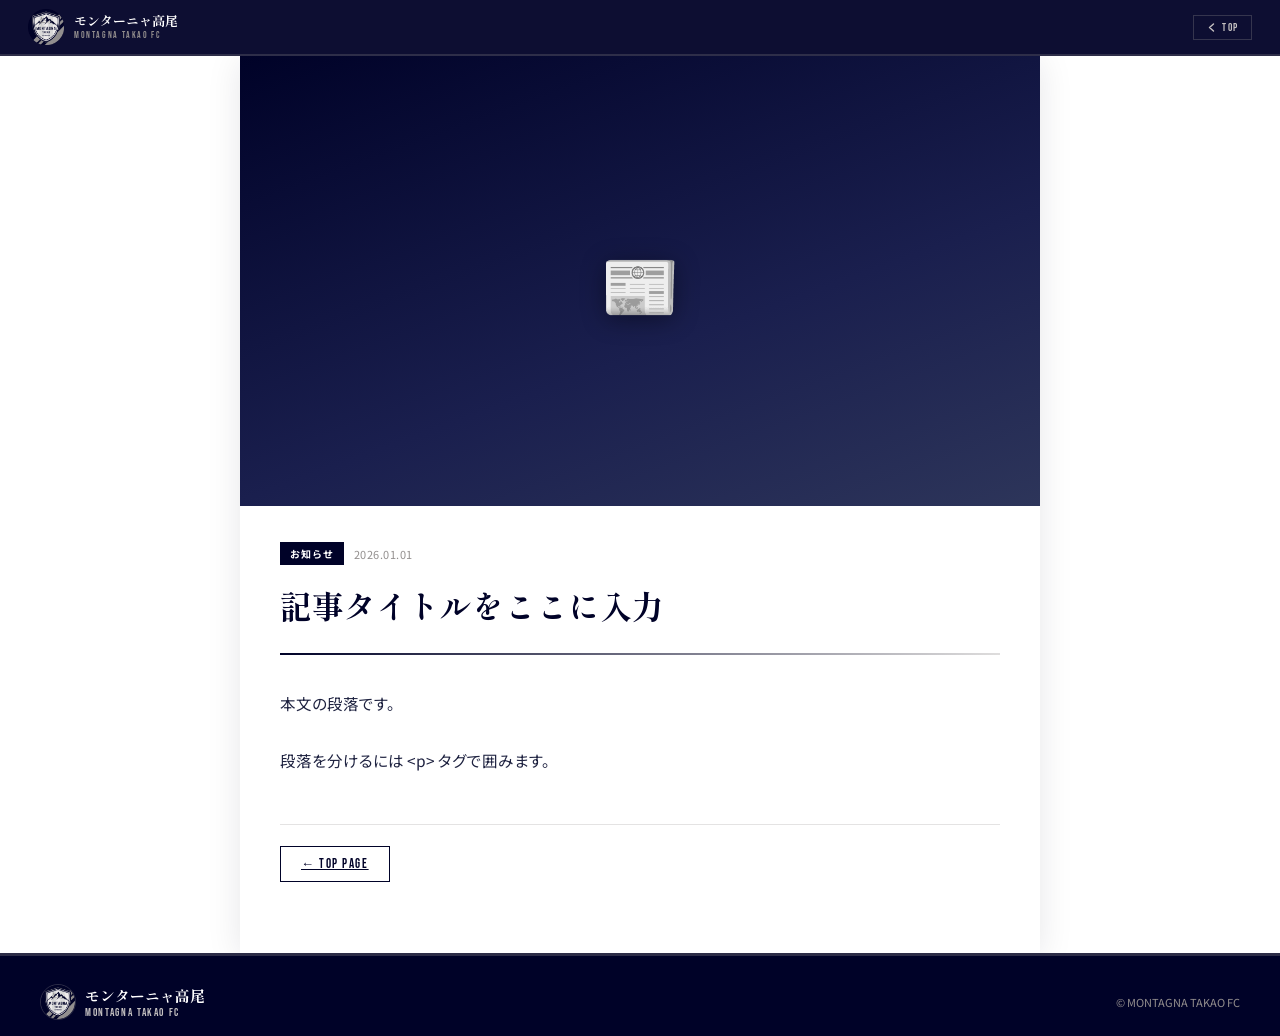
<file: article/template.html>
<!DOCTYPE html>
<html lang="ja">
<head>
<meta charset="UTF-8">
<link rel="icon" href="../images/favicon.png" type="image/png">
<meta name="viewport" content="width=device-width, initial-scale=1.0">

<!-- ▼ 記事ごとに編集してください ▼ -->
<title>記事タイトル | MONTAGNA TAKAO FC</title>
<meta property="og:title" content="記事タイトル">
<meta property="og:description" content="記事の概要をここに入力">
<meta property="og:image" content="">
<meta property="og:type" content="article">
<meta property="og:site_name" content="MONTAGNA TAKAO FC">
<!-- ▲ ここまで ▲ -->

<link href="https://fonts.googleapis.com/css2?family=Shippori+Mincho:wght@400;600;700&family=Bebas+Neue&family=Noto+Sans+JP:wght@300;400;500;700&display=swap" rel="stylesheet">
<link rel="stylesheet" href="../css/style.css">
</head>
<body class="article-standalone">

<!-- Header -->
<header class="site-header">
  <a class="header-logo" href="../index.html">
    <div class="header-emblem-wrap"><img src="../images/logo.png" alt="モンターニャ高尾 エンブレム"></div>
    <div class="header-logo-text">
      <span class="header-logo-ja">モンターニャ高尾</span>
      <span class="header-logo-en">MONTAGNA TAKAO FC</span>
    </div>
  </a>
  <a class="back-link" href="../index.html">
    <svg width="11" height="11" viewBox="0 0 11 11" fill="none"><path d="M7.5 2L3.5 5.5L7.5 9" stroke="currentColor" stroke-width="1.4" stroke-linecap="round" stroke-linejoin="round"/></svg>
    TOP
  </a>
</header>

<!-- Article -->
<div class="article-page">
  <div class="article-hero-img">
    <!-- ▼ 画像あり → imgタグだけ残す / 画像なし → emojiだけ残す ▼ -->
    <!-- <img src="../images/xxx.jpg" alt=""> -->
    <span class="article-hero-emoji">📰</span>
  </div>
  <div class="article-content-wrap">
    <div class="article-top-row">
      <!-- カテゴリに応じて match 試合情報/ report レポート/ info お知らせを使い分け -->
      <span class="article-cat">お知らせ</span>
      <span class="article-date-tag">2026.01.01</span>
    </div>
    <h1 class="article-title">記事タイトルをここに入力</h1>
    <div class="article-divider"></div>
    <div class="article-body">
      <!-- ▼ 記事本文をここに書いてください ▼ -->
      <p>本文の段落です。</p>
      <p>段落を分けるには &lt;p&gt; タグで囲みます。</p>
      <!-- ▲ ここまで ▲ -->
    </div>
    <div class="article-footer">
      <a class="article-footer-back" href="../index.html">&larr; TOP PAGE</a>
    </div>
  </div>
</div>

<!-- Footer -->
<footer>
  <div class="footer-inner">
    <div class="footer-bottom">
      <div class="footer-logo">
        <img src="../images/logo.png" alt="モンターニャ高尾 エンブレム">
        <div>
          <div class="footer-logo-text">モンターニャ高尾</div>
          <div class="footer-logo-en">MONTAGNA TAKAO FC</div>
        </div>
      </div>
      <div class="footer-copy">&copy; MONTAGNA TAKAO FC</div>
    </div>
  </div>
</footer>

</body>
</html>
</file>
<file: css/style.css>
/* ══════════════════════════════════════
   MONTAGNA TAKAO FC — Shared Styles
   ══════════════════════════════════════ */

/* ── Variables ── */
:root {
  --navy: #000228;
  --navy-mid: #001050;
  --navy-light: #0a1a6e;
  --gray: #938F8E;
  --gray-mid: #c5c2c2;
  --gray-light: #e8e7e7;
  --white: #FFFFFF;
  --accent: #d4af37;
  --shadow: rgba(0,2,40,0.18);
}

/* ── Reset ── */
*, *::before, *::after { margin: 0; padding: 0; box-sizing: border-box; }
html { scroll-behavior: smooth; }
body {
  font-family: 'Noto Sans JP', sans-serif;
  background: var(--white);
  color: var(--navy);
  overflow-x: hidden;
  -webkit-font-smoothing: antialiased;
}

/* ══════════════════════════════════════
   HEADER
   ══════════════════════════════════════ */
header {
  background: var(--navy);
  position: sticky;
  top: 0;
  z-index: 200;
  border-bottom: 3px solid var(--gray);
}
.header-inner {
  max-width: 1300px;
  margin: 0 auto;
  display: flex;
  align-items: center;
  justify-content: space-between;
  padding: 0 16px;
  height: 70px;
  gap: 8px;
}
.logo {
  display: flex;
  align-items: center;
  gap: 10px;
  cursor: pointer;
  text-decoration: none;
  flex-shrink: 0;
}
.logo-emblem {
  width: 44px; height: 44px;
  border-radius: 50%;
  background: var(--white);
  display: flex;
  align-items: center;
  justify-content: center;
  overflow: hidden;
  border: 2px solid var(--gray);
  flex-shrink: 0;
}
.logo-emblem img { width: 40px; height: 40px; object-fit: contain; }
.logo-text { line-height: 1; white-space: nowrap; }
.logo-ja {
  font-family: 'Shippori Mincho', serif;
  font-size: 15px;
  font-weight: 700;
  color: var(--white);
  display: block;
  white-space: nowrap;
}
.logo-en {
  font-family: 'Bebas Neue', sans-serif;
  font-size: 10px;
  letter-spacing: 0.15em;
  color: var(--gray);
  display: block;
  margin-top: 2px;
  white-space: nowrap;
}

/* Nav links */
.nav-links {
  display: flex;
  align-items: center;
  gap: 0;
  flex-shrink: 0;
}
.nav-links a {
  font-family: 'Bebas Neue', sans-serif;
  font-size: 13px;
  letter-spacing: 0.12em;
  color: var(--gray-light);
  text-decoration: none;
  padding: 7px 11px;
  border-radius: 3px;
  transition: all 0.2s;
  cursor: pointer;
}
.nav-links a:hover { background: var(--navy-mid); color: var(--white); }
@media(max-width: 700px) { .nav-links { display: none; } }

.nav-right {
  display: flex;
  align-items: center;
  gap: 6px;
  flex-shrink: 0;
}

/* Menu button */
.menu-tab-btn {
  background: none;
  border: 1px solid rgba(147,143,142,0.4);
  border-radius: 4px;
  padding: 6px 11px;
  display: flex;
  align-items: center;
  gap: 5px;
  cursor: pointer;
  color: var(--gray-mid);
  transition: all 0.2s;
  font-family: 'Bebas Neue', sans-serif;
  font-size: 12px;
  letter-spacing: 0.1em;
  white-space: nowrap;
}
.menu-tab-btn:hover { background: rgba(147,143,142,0.15); }
.menu-tab-btn svg { width: 14px; height: 14px; }

/* ══════════════════════════════════════
   MEGA MENU
   ══════════════════════════════════════ */
.mega-menu {
  position: fixed;
  top: 73px;
  right: 0;
  width: 300px;
  background: var(--white);
  border-left: 1px solid var(--gray-light);
  border-bottom: 1px solid var(--gray-light);
  box-shadow: -6px 6px 24px var(--shadow);
  display: none;
  z-index: 400;
  max-height: calc(100vh - 73px);
  overflow-y: auto;
}
.mega-menu.open { display: block; }
.mega-section {
  padding: 18px 22px;
  border-bottom: 1px solid var(--gray-light);
}
.mega-section:last-child { border-bottom: none; }
.mega-section-title {
  font-family: 'Bebas Neue', sans-serif;
  font-size: 15px;
  letter-spacing: 0.2em;
  color: var(--gray);
  margin-bottom: 10px;
}
.mega-item {
  display: block;
  padding: 8px 0;
  font-size: 13px;
  color: var(--navy);
  text-decoration: none;
  cursor: pointer;
  border-bottom: 1px solid rgba(232,231,231,0.6);
  transition: color 0.15s;
}
.mega-item:hover { color: var(--gray); }
.mega-item:last-child { border-bottom: none; }

/* ══════════════════════════════════════
   HERO
   ══════════════════════════════════════ */
.hero {
  background: var(--navy);
  position: relative;
  overflow: hidden;
  height: 440px;
  display: flex;
  align-items: center;
}
.hero-bg {
  position: absolute;
  inset: 0;
  background: radial-gradient(ellipse at 20% 50%, rgba(147,143,142,0.12) 0%, transparent 60%),
              linear-gradient(135deg, var(--navy) 0%, #000510 100%);
}
.hero-mountain {
  position: absolute;
  bottom: 0; left: 0; right: 0;
  height: 170px;
  opacity: 0.08;
}
.hero-content {
  position: relative;
  max-width: 1200px;
  margin: 0 auto;
  padding: 0 40px;
  z-index: 2;
  display: flex;
  align-items: center;
  gap: 40px;
}
.hero-emblem { width: 140px; height: 140px; flex-shrink: 0; }
.hero-emblem img { width: 100%; height: 100%; object-fit: contain; }
.hero-tag {
  font-family: 'Bebas Neue', sans-serif;
  font-size: 10px;
  letter-spacing: 0.35em;
  color: var(--gray);
  border: 1px solid rgba(147,143,142,0.4);
  display: inline-block;
  padding: 3px 11px;
  margin-bottom: 12px;
}
.hero h1 {
  font-family: 'Shippori Mincho', serif;
  font-size: clamp(28px, 4vw, 52px);
  font-weight: 700;
  color: var(--white);
  line-height: 1.3;
  margin-bottom: 10px;
}
.hero h1 span { color: var(--gray-mid); }
.hero-sub {
  font-family: 'Bebas Neue', sans-serif;
  font-size: 12px;
  letter-spacing: 0.25em;
  color: var(--gray);
}
@media(max-width: 600px) {
  .hero-content { flex-direction: column; padding: 0 20px; text-align: center; }
  .hero-emblem { width: 100px; height: 100px; }
  .hero { height: auto; padding: 40px 0; }
}

/* ══════════════════════════════════════
   SECTIONS
   ══════════════════════════════════════ */
.section-header {
  display: flex;
  align-items: baseline;
  gap: 12px;
  margin-bottom: 24px;
}
.section-title {
  font-family: 'Bebas Neue', sans-serif;
  font-size: 30px;
  letter-spacing: 0.1em;
  color: var(--navy);
}
.section-title-ja {
  font-family: 'Shippori Mincho', serif;
  font-size: 12px;
  color: var(--gray);
}
.section-more {
  margin-left: auto;
  font-family: 'Bebas Neue', sans-serif;
  font-size: 12px;
  letter-spacing: 0.15em;
  color: var(--navy);
  text-decoration: none;
  border-bottom: 1px solid var(--navy);
  cursor: pointer;
}
.main-content {
  max-width: 1200px;
  margin: 0 auto;
  padding: 48px 20px;
}

/* ══════════════════════════════════════
   NEWS
   ══════════════════════════════════════ */
.news-grid {
  display: grid;
  grid-template-columns: repeat(3, 1fr);
  gap: 18px;
}
@media(max-width: 700px) { .news-grid { grid-template-columns: 1fr; } }

a.news-card { text-decoration: none; color: inherit; display: block; }
.news-card {
  background: var(--white);
  border: 1px solid var(--gray-light);
  overflow: hidden;
  cursor: pointer;
  transition: all 0.25s;
  display: block;
  text-decoration: none;
  color: inherit;
  animation: fadeUp 0.4s ease both;
}
.news-card:nth-child(2) { animation-delay: 0.08s; }
.news-card:nth-child(3) { animation-delay: 0.16s; }
.news-card:hover {
  transform: translateY(-3px);
  box-shadow: 0 10px 28px var(--shadow);
  border-color: var(--navy);
}
.news-img-wrap {
  width: 100%;
  aspect-ratio: 16/9;
  overflow: hidden;
  background: linear-gradient(160deg, var(--navy) 0%, #1a1f4e 60%, #2d355a 100%);
  position: relative;
  display: flex;
  align-items: center;
  justify-content: center;
}
.news-img-wrap img {
  width: 100%; height: 100%;
  object-fit: cover;
  position: absolute;
  inset: 0;
}
.news-img-emoji {
  font-size: 42px;
  z-index: 1;
  position: relative;
  opacity: 0.85;
  filter: drop-shadow(0 2px 8px rgba(0,0,0,0.3));
}
.news-body { padding: 13px; }
.news-cat {
  display: inline-block;
  background: var(--navy);
  color: var(--white);
  font-size: 10px;
  font-weight: 700;
  padding: 2px 7px;
  margin-bottom: 5px;
}
.news-cat.match { background: #c0392b; }
.news-cat.report { background: var(--gray); }
.news-cat.info { background: var(--navy-light); }
.news-title {
  font-family: 'Shippori Mincho', serif;
  font-size: 13px;
  font-weight: 600;
  line-height: 1.6;
  margin-bottom: 5px;
}
.news-excerpt {
  font-size: 11px;
  color: var(--gray);
  line-height: 1.6;
  margin-bottom: 5px;
  display: -webkit-box;
  -webkit-line-clamp: 2;
  -webkit-box-orient: vertical;
  overflow: hidden;
}
.news-date { font-size: 10px; color: var(--gray); }

/* Category filter */
.cat-filter-btn {
  background: var(--white);
  border: 1.5px solid var(--gray-light);
  color: var(--gray);
  font-family: 'Noto Sans JP', sans-serif;
  font-size: 12px;
  font-weight: 500;
  padding: 5px 12px;
  cursor: pointer;
  transition: all 0.2s;
}
.cat-filter-btn.active,
.cat-filter-btn:hover {
  background: var(--navy);
  color: var(--white);
  border-color: var(--navy);
}

/* ══════════════════════════════════════
   ARTICLE PAGE
   ══════════════════════════════════════ */
#section-article {
  background: #f4f4f0;
  min-height: 100vh;
  padding-bottom: 60px;
}
.article-page {
  max-width: 800px;
  margin: 0 auto;
  padding: 0 0 80px;
  background: var(--white);
  box-shadow: 0 4px 32px rgba(0,2,40,0.10);
}
.article-back {
  display: flex;
  align-items: center;
  gap: 8px;
  color: var(--gray-mid);
  letter-spacing: 0.1em;
  cursor: pointer;
  padding: 20px 40px;
  transition: color 0.2s;
  text-transform: uppercase;
  font-family: 'Bebas Neue', sans-serif;
  font-size: 13px;
  background: #f4f4f0;
  border-bottom: 1px solid rgba(147,143,142,0.2);
}
.article-back:hover { color: var(--navy); }
.article-back::before { content: '\2190'; font-family: sans-serif; font-size: 16px; }

.article-hero-img {
  width: 100%;
  aspect-ratio: 16/9;
  background: linear-gradient(160deg, var(--navy) 0%, #1a1f4e 60%, #2d355a 100%);
  overflow: hidden;
  position: relative;
  display: flex;
  align-items: center;
  justify-content: center;
}
.article-hero-img img {
  width: 100%; height: 100%;
  object-fit: cover;
  position: absolute;
  inset: 0;
}
.article-hero-emoji {
  font-size: 64px;
  z-index: 1;
  position: relative;
  filter: drop-shadow(0 4px 12px rgba(0,0,0,0.4));
}
.article-content-wrap { padding: 36px 40px 0; }
.article-top-row {
  display: flex;
  align-items: center;
  gap: 10px;
  margin-bottom: 16px;
  flex-wrap: wrap;
}
.article-cat {
  display: inline-block;
  background: var(--navy);
  color: var(--white);
  font-size: 10px;
  font-weight: 700;
  letter-spacing: 0.1em;
  padding: 4px 10px;
  text-transform: uppercase;
}
/* カテゴリ色 — ニュースカードと統一 */
.article-cat.match  { background: #c0392b; }
.article-cat.report { background: var(--gray); }
.article-cat.info   { background: var(--navy-light); }
.article-date-tag { font-size: 11px; color: var(--gray); letter-spacing: 0.04em; }
.article-title {
  font-family: 'Shippori Mincho', serif;
  font-size: clamp(20px, 3.5vw, 32px);
  font-weight: 700;
  color: var(--navy);
  line-height: 1.55;
  margin-bottom: 22px;
}
.article-divider {
  height: 2px;
  background: linear-gradient(90deg, var(--navy) 0%, rgba(147,143,142,0.3) 100%);
  margin-bottom: 32px;
}

.article-body {
  font-size: 15.5px;
  line-height: 2.1;
  color: #1e2240;
  font-feature-settings: 'palt';
}
.article-body p { margin: 0 0 1.6em; padding: 0; }
.article-body p:last-child { margin-bottom: 0; }
.body-heading {
  display: block;
  font-family: 'Shippori Mincho', serif;
  font-size: 14px;
  font-weight: 700;
  color: var(--navy);
  background: rgba(0,2,40,0.05);
  padding: 6px 12px;
  margin: -2px -4px 6px;
  border-left: 3px solid var(--navy);
}
.body-section { display: block; font-weight: 700; color: var(--navy); margin-top: 4px; }
.body-bullet { display: block; padding-left: 1em; text-indent: -0.5em; }
.article-footer {
  margin-top: 48px;
  padding-top: 24px;
  border-top: 1px solid rgba(147,143,142,0.25);
}
.article-footer-back {
  background: none;
  border: 1px solid var(--navy);
  color: var(--navy);
  font-family: 'Bebas Neue', sans-serif;
  font-size: 13px;
  letter-spacing: 0.12em;
  padding: 9px 20px;
  cursor: pointer;
  transition: all 0.2s;
}
.article-footer-back:hover { background: var(--navy); color: var(--white); }
@media(min-width: 601px) { #section-article { padding-top: 40px; } }
@media(max-width: 600px) {
  .article-back { padding: 16px 20px; }
  .article-content-wrap { padding: 24px 20px 0; }
}

/* ══════════════════════════════════════
   MATCH
   ══════════════════════════════════════ */
.match-section {
  background: var(--navy);
  padding: 48px 0;
}
.match-inner {
  max-width: 1200px;
  margin: 0 auto;
  padding: 0 20px;
}
.match-section .section-title { color: var(--white); }
.match-section .section-title-ja { color: var(--gray); }
.match-section .section-more { color: var(--gray-mid); border-color: var(--gray-mid); }

.match-cards {
  display: grid;
  grid-template-columns: repeat(auto-fill, minmax(230px, 1fr));
  gap: 11px;
}
.match-card {
  background: rgba(255,255,255,0.04);
  border: 1px solid rgba(147,143,142,0.2);
  padding: 15px;
  transition: all 0.2s;
}
.match-card:hover {
  background: rgba(147,143,142,0.1);
  border-color: var(--gray);
}
.match-type {
  display: inline-block;
  background: rgba(147,143,142,0.2);
  color: var(--gray-mid);
  font-size: 10px;
  padding: 2px 7px;
  margin-bottom: 7px;
}
.match-date {
  font-family: 'Bebas Neue', sans-serif;
  font-size: 22px;
  color: var(--gray-mid);
  line-height: 1;
}
.match-date-sub {
  font-size: 10px;
  color: var(--gray);
  margin-bottom: 9px;
}
.match-teams {
  display: flex;
  align-items: center;
  gap: 6px;
  margin-bottom: 7px;
}
.match-team { flex: 1; text-align: center; min-width: 0; }
.match-team-name {
  font-family: 'Shippori Mincho', serif;
  font-size: 11px;
  color: var(--white);
  font-weight: 600;
  white-space: nowrap;
}
.match-team.away .match-team-name { color: var(--gray); }
.match-score-area { text-align: center; }
.match-score {
  font-family: 'Bebas Neue', sans-serif;
  font-size: 24px;
  color: var(--white);
  line-height: 1;
}
.match-ha-badge {
  display: inline-block;
  font-size: 9px;
  font-family: 'Bebas Neue', sans-serif;
  letter-spacing: 0.1em;
  padding: 2px 7px;
  margin-bottom: 6px;
  border-radius: 2px;
}
.match-ha-home { background: rgba(147,143,142,0.25); color: var(--gray-mid); }
.match-ha-away {
  background: rgba(255,255,255,0.12);
  color: var(--white);
  border: 1px solid rgba(147,143,142,0.3);
}
.match-venue { font-size: 10px; color: var(--gray); }

/* ══════════════════════════════════════
   SOCIAL
   ══════════════════════════════════════ */
.social-section { padding: 48px 0; background: #f8f8f8; }
.social-inner { max-width: 1200px; margin: 0 auto; padding: 0 20px; }
.social-grid { display: grid; grid-template-columns: 1fr 1fr; gap: 28px; }
@media(max-width: 700px) { .social-grid { grid-template-columns: 1fr; } }
.social-block h3 {
  font-family: 'Bebas Neue', sans-serif;
  font-size: 20px;
  letter-spacing: 0.15em;
  color: var(--navy);
  margin-bottom: 14px;
  display: flex;
  align-items: center;
  gap: 8px;
}
.social-link-btn {
  display: inline-flex;
  align-items: center;
  gap: 7px;
  padding: 8px 16px;
  border: 1.5px solid var(--navy);
  color: var(--navy);
  text-decoration: none;
  font-size: 12px;
  font-weight: 700;
  transition: all 0.2s;
  margin-bottom: 14px;
}
.social-link-btn:hover { background: var(--navy); color: var(--white); }
.ig-grid { display: grid; grid-template-columns: 1fr 1fr; gap: 10px; }
.ig-post {
  overflow: hidden;
  border-radius: 6px;
}
.ig-post iframe {
  width: 100%;
  min-height: 400px;
  border: none;
}
.yt-embed { width: 100%; aspect-ratio: 16/9; background: var(--navy); }
.yt-embed iframe { width: 100%; height: 100%; border: none; }

/* ══════════════════════════════════════
   TEAM / PLAYERS GRID
   ══════════════════════════════════════ */
.players-grid {
  display: grid;
  grid-template-columns: repeat(auto-fill, minmax(160px, 1fr));
  gap: 14px;
}
.player-card {
  background: var(--white);
  border: 1px solid var(--gray-light);
  padding: 14px;
  text-align: center;
  transition: all 0.2s;
  cursor: pointer;
  text-decoration: none;
  color: inherit;
  display: block;
}
.player-card:hover {
  box-shadow: 0 8px 24px var(--shadow);
  border-color: var(--navy);
}
.player-num {
  font-family: 'Bebas Neue', sans-serif;
  font-size: 40px;
  color: var(--gray-light);
  line-height: 1;
}
.player-pos {
  display: inline-block;
  background: var(--navy);
  color: var(--white);
  font-size: 10px;
  font-weight: 700;
  padding: 2px 9px;
  margin-bottom: 4px;
}
.player-name-ja {
  font-family: 'Shippori Mincho', serif;
  font-size: 14px;
  font-weight: 700;
  margin-bottom: 3px;
}
.player-name-en {
  font-family: 'Bebas Neue', sans-serif;
  font-size: 10px;
  letter-spacing: 0.12em;
  color: var(--gray);
  display: block;
  margin-bottom: 3px;
}
.player-from { font-size: 10px; color: var(--gray); margin-bottom: 5px; }
.player-bio-text { font-size: 10px; line-height: 1.6; color: #666; }

/* ══════════════════════════════════════
   STATIC PAGES
   ══════════════════════════════════════ */
.static-page { max-width: 800px; margin: 0 auto; padding: 48px 20px; }
.static-page h2 {
  font-family: 'Shippori Mincho', serif;
  font-size: 26px;
  font-weight: 700;
  color: var(--navy);
  margin-bottom: 24px;
  padding-bottom: 12px;
  border-bottom: 2px solid var(--gray-light);
}
.static-page p { font-size: 15px; line-height: 1.9; color: #333; margin-bottom: 16px; }
.static-page ul { padding-left: 1.5em; margin-bottom: 16px; }
.static-page ul li { font-size: 14px; line-height: 1.8; color: #333; }
.static-back {
  display: flex;
  align-items: center;
  gap: 6px;
  font-size: 13px;
  color: var(--gray);
  cursor: pointer;
  margin-bottom: 28px;
  transition: color 0.2s;
}
.static-back:hover { color: var(--navy); }
.static-page a {
  color: var(--navy);            /* リンクの色をクラブカラーに */
  text-decoration: underline;    /* 下線をつけてリンクだと分かりやすく */
  font-weight: 700;
  transition: opacity 0.2s;
  position: relative;
  z-index: 10;                   /* 他の要素に隠されないように */
  pointer-events: auto;          /* 確実にクリック可能にする */
}

.static-page a:hover {
  opacity: 0.7;                  /* ホバー時に少し薄くする演出 */
}

/* ══════════════════════════════════════
   PAGE BANNER
   ══════════════════════════════════════ */
.page-banner {
  background: var(--navy);
  padding: 36px 20px 28px;
  border-bottom: 3px solid var(--gray);
}
.page-banner-inner {
  max-width: 1200px;
  margin: 0 auto;
  display: flex;
  align-items: flex-end;
  gap: 14px;
}
.page-banner-en {
  font-family: 'Bebas Neue', sans-serif;
  font-size: clamp(34px, 5vw, 58px);
  letter-spacing: 0.08em;
  color: var(--white);
  line-height: 1;
}
.page-banner-ja {
  font-family: 'Shippori Mincho', serif;
  font-size: 13px;
  color: var(--gray);
  padding-bottom: 5px;
}

/* ══════════════════════════════════════
   FOOTER
   ══════════════════════════════════════ */
footer {
  background: var(--navy);
  border-top: 3px solid rgba(147,143,142,0.3);
  padding: 28px 20px 16px;
}
.footer-inner { max-width: 1200px; margin: 0 auto; }
.footer-bottom {
  display: flex;
  align-items: center;
  justify-content: space-between;
  flex-wrap: wrap;
  gap: 14px;
}
.footer-logo { display: flex; align-items: center; gap: 9px; }
.footer-logo img {
  width: 36px; height: 36px;
  object-fit: contain;
  border-radius: 50%;
  border: 1px solid rgba(147,143,142,0.3);
}
.footer-logo-text {
  font-family: 'Shippori Mincho', serif;
  font-size: 15px;
  font-weight: 700;
  color: var(--white);
  line-height: 1.4;
}
.footer-logo-en {
  font-family: 'Bebas Neue', sans-serif;
  font-size: 11px;
  letter-spacing: 0.15em;
  color: var(--gray-mid);
  font-weight: 400;
}
.footer-copy { font-size: 11px; color: var(--gray); }
.footer-sns { display: flex; gap: 7px; }
.sns-link {
  width: 30px; height: 30px;
  background: rgba(255,255,255,0.06);
  border: 1px solid rgba(147,143,142,0.3);
  border-radius: 50%;
  display: flex;
  align-items: center;
  justify-content: center;
  color: var(--gray-light);
  font-size: 11px;
  cursor: pointer;
  transition: all 0.2s;
  text-decoration: none;
}
.sns-link:hover { background: var(--gray); color: var(--navy); }

/* ══════════════════════════════════════
   UTILITIES
   ══════════════════════════════════════ */
.divider { height: 1px; background: linear-gradient(to right, transparent, var(--gray), transparent); }

.toast {
  position: fixed;
  bottom: 24px;
  right: 20px;
  background: var(--navy);
  color: var(--white);
  font-weight: 700;
  padding: 10px 18px;
  z-index: 999;
  transform: translateY(80px);
  opacity: 0;
  transition: all 0.3s;
  font-family: 'Noto Sans JP', sans-serif;
  font-size: 12px;
}
.toast.show { transform: translateY(0); opacity: 1; }

@keyframes fadeUp {
  from { opacity: 0; transform: translateY(18px); }
  to { opacity: 1; transform: translateY(0); }
}

/* ══════════════════════════════════════
   PLAYER DETAIL PAGE
   ══════════════════════════════════════ */
body.player-page {
  background: var(--navy);
  color: var(--white);
}
body.player-page::before {
  content: '';
  position: fixed;
  inset: 0;
  background-image:
    repeating-linear-gradient(
      90deg,
      rgba(255,255,255,0.025) 0px,
      rgba(255,255,255,0.025) 1px,
      transparent 1px,
      transparent 80px
    );
  pointer-events: none;
  z-index: 0;
}

/* Article standalone & Player page header */
.article-standalone .site-header,
.player-page .site-header {
  position: relative;
  z-index: 10;
  background: rgba(0,2,40,0.95);
  border-bottom: 2px solid rgba(147,143,142,0.25);
  padding: 0 28px;
  height: 56px;
  display: flex;
  align-items: center;
  justify-content: space-between;
  backdrop-filter: blur(8px);
}
.header-logo {
  display: flex;
  align-items: center;
  gap: 10px;
  text-decoration: none;
}
.header-emblem-wrap {
  width: 36px; height: 36px;
  flex-shrink: 0;
  display: flex;
  align-items: center;
  justify-content: center;
}
.header-emblem-wrap img {
  width: 100%; height: 100%;
  object-fit: contain;
}
.header-logo-text { line-height: 1.3; }
.header-logo-ja {
  font-family: 'Shippori Mincho', serif;
  font-size: 13px;
  font-weight: 700;
  color: var(--white);
  display: block;
}
.header-logo-en {
  font-family: 'Bebas Neue', sans-serif;
  font-size: 9px;
  letter-spacing: 0.18em;
  color: var(--gray);
  display: block;
}
.back-link {
  font-family: 'Bebas Neue', sans-serif;
  font-size: 11px;
  letter-spacing: 0.14em;
  color: var(--gray-mid);
  text-decoration: none;
  display: flex;
  align-items: center;
  gap: 5px;
  border: 1px solid rgba(147,143,142,0.3);
  padding: 5px 12px;
  transition: all 0.2s;
}
.back-link:hover { color: var(--white); border-color: var(--gray-mid); background: rgba(147,143,142,0.1); }
.back-link svg { transition: transform 0.2s; }
.back-link:hover svg { transform: translateX(-3px); }

/* Player card layout */
.player-detail-page {
  position: relative;
  z-index: 1;
  max-width: 960px;
  margin: 0 auto;
  padding: 48px 24px 80px;
}
.player-detail-card {
  position: relative;
  background: linear-gradient(165deg, #000f50 0%, #000228 50%, #000120 100%);
  border: 1px solid rgba(147,143,142,0.2);
  box-shadow: 0 24px 80px rgba(0,0,0,0.6);
  overflow: hidden;
  animation: cardIn 0.6s cubic-bezier(.22,.68,0,.99) both;
}
@keyframes cardIn {
  from { opacity: 0; transform: translateY(32px) scale(0.98); }
  to { opacity: 1; transform: translateY(0) scale(1); }
}
.card-slice {
  position: absolute;
  top: 0; right: 0;
  width: 55%; height: 100%;
  background: linear-gradient(160deg, rgba(0,16,80,0.8) 0%, rgba(0,2,40,0.4) 100%);
  clip-path: polygon(12% 0, 100% 0, 100% 100%, 0% 100%);
  z-index: 0;
}
.card-top-bar {
  position: relative;
  z-index: 2;
  display: flex;
  align-items: center;
  justify-content: space-between;
  padding: 16px 28px 14px;
  border-bottom: 1px solid rgba(147,143,142,0.15);
}
.club-badge { display: flex; align-items: center; gap: 8px; }
.club-badge-emblem {
  width: 30px; height: 30px;
  border-radius: 50%;
  background: var(--white);
  display: flex;
  align-items: center;
  justify-content: center;
  font-size: 13px;
  border: 1px solid rgba(147,143,142,0.3);
  flex-shrink: 0;
}
.club-badge-name {
  font-family: 'Bebas Neue', sans-serif;
  font-size: 11px;
  letter-spacing: 0.2em;
  color: var(--gray);
}

.card-body {
  position: relative;
  z-index: 1;
  display: grid;
  grid-template-columns: 1fr 1fr;
  min-height: 460px;
}
@media(max-width: 640px) {
  .card-body { grid-template-columns: 1fr; min-height: auto; display: block; }
}
.card-left {
  position: relative;
  display: flex;
  flex-direction: column;
  justify-content: flex-end;
  padding: 0;
  overflow: hidden;
}
.bg-number {
  position: absolute;
  top: -10px; left: -8px;
  font-family: 'Bebas Neue', sans-serif;
  font-size: clamp(180px, 26vw, 260px);
  line-height: 0.85;
  color: rgba(255,255,255,0.04);
  letter-spacing: -0.04em;
  pointer-events: none;
  user-select: none;
  z-index: 0;
}
.photo-wrap {
  position: relative;
  z-index: 1;
  width: 100%;
  aspect-ratio: 3/4;
  background: linear-gradient(180deg, rgba(0,16,80,0.3) 0%, rgba(0,2,40,0.7) 100%);
  overflow: hidden;
}
.photo-wrap img {
  width: 100%; height: 100%;
  object-fit: cover;
  object-position: top center;
  display: block;
  transition: transform 0.5s ease;
}
.photo-wrap:hover img { transform: scale(1.04); }
.photo-placeholder {
  width: 100%; height: 100%;
  display: flex;
  flex-direction: column;
  align-items: center;
  justify-content: center;
  gap: 10px;
  color: rgba(255,255,255,0.2);
}
.photo-placeholder svg { opacity: 0.3; }
.photo-placeholder-text {
  font-family: 'Bebas Neue', sans-serif;
  font-size: 11px;
  letter-spacing: 0.15em;
}
.pos-overlay {
  position: absolute;
  bottom: 0; left: 0; right: 0;
  padding: 24px 20px 16px;
  background: linear-gradient(to top, rgba(0,2,40,0.95) 0%, transparent 100%);
  z-index: 2;
}
.pos-number {
  font-family: 'Bebas Neue', sans-serif;
  font-size: clamp(52px, 8vw, 72px);
  line-height: 0.9;
  color: var(--white);
  letter-spacing: -0.02em;
  display: block;
}
.pos-label {
  font-family: 'Bebas Neue', sans-serif;
  font-size: 11px;
  letter-spacing: 0.2em;
  color: var(--accent);
  display: block;
  margin-top: 6px;
}

/* Right side info */
.card-right {
  position: relative;
  z-index: 2;
  padding: 32px 36px 32px 28px;
  display: flex;
  flex-direction: column;
  gap: 0;
}
@media(max-width: 640px) { .card-right { padding: 28px 24px; } }

.name-block { margin-bottom: 20px; }
.name-kanji {
  font-family: 'Shippori Mincho', serif;
  font-size: clamp(28px, 4vw, 40px);
  font-weight: 700;
  color: var(--white);
  line-height: 1.2;
  letter-spacing: 0.06em;
  display: block;
}
.name-roman {
  font-family: 'Bebas Neue', sans-serif;
  font-size: clamp(13px, 2vw, 16px);
  letter-spacing: 0.18em;
  color: var(--gray);
  display: block;
  margin-top: 4px;
}


.stat-grid {
  display: grid;
  grid-template-columns: 1fr 1fr;
  gap: 1px;
  background: rgba(147,143,142,0.1);
  border: 1px solid rgba(147,143,142,0.12);
  flex: 1;
}
.stat-cell {
  background: #000228;
  padding: 12px 14px;
  display: flex;
  flex-direction: column;
  gap: 5px;
  transition: background 0.15s;
}
.stat-cell:hover { background: #001050; }
.stat-label {
  font-family: 'Bebas Neue', sans-serif;
  font-size: 9px;
  letter-spacing: 0.2em;
  color: var(--gray);
  display: block;
}
.stat-value {
  font-family: 'Noto Sans JP', sans-serif;
  font-size: 13px;
  font-weight: 500;
  color: var(--white);
}

.controls-row {
  display: grid;
  grid-template-columns: 1fr 1fr;
  gap: 1px;
  background: rgba(147,143,142,0.1);
  border: 1px solid rgba(147,143,142,0.12);
  border-bottom: none;
}
.control-cell {
  background: #000228;
  padding: 12px 14px;
  display: flex;
  flex-direction: column;
  gap: 5px;
}
.control-cell:hover { background: #001050; }

/* Feature block */
.feature-block {
  margin-top: 16px;
  border: 1px solid rgba(147,143,142,0.12);
  background: #000228;
}
.feature-header {
  padding: 8px 14px;
  background: rgba(147,143,142,0.08);
  border-bottom: 1px solid rgba(147,143,142,0.12);
  display: flex;
  align-items: center;
  gap: 6px;
}
.feature-header-label {
  font-family: 'Bebas Neue', sans-serif;
  font-size: 9px;
  letter-spacing: 0.2em;
  color: var(--gray);
}

.feature-text {
  padding: 12px 14px;
  font-size: 12px;
  line-height: 1.85;
  color: rgba(255,255,255,0.75);
}

/* Bottom bar */
.card-bottom-bar {
  position: relative;
  z-index: 2;
  display: flex;
  align-items: center;
  justify-content: space-between;
  padding: 14px 28px;
  border-top: 1px solid rgba(147,143,142,0.15);
  background: rgba(0,0,0,0.2);
  flex-wrap: wrap;
  gap: 10px;
}
.bottom-brand {
  font-family: 'Shippori Mincho', serif;
  font-size: 13px;
  font-weight: 700;
  color: rgba(255,255,255,0.6);
  display: flex;
  flex-direction: column;
  gap: 2px;
}
.bottom-brand-en {
  font-family: 'Bebas Neue', sans-serif;
  font-size: 9px;
  letter-spacing: 0.2em;
  color: var(--gray);
}
.share-row { display: flex; align-items: center; gap: 6px; }
.share-tag {
  font-family: 'Bebas Neue', sans-serif;
  font-size: 9px;
  letter-spacing: 0.18em;
  color: var(--gray);
  margin-right: 4px;
}
.share-btn {
  width: 32px; height: 32px;
  border-radius: 50%;
  border: 1px solid rgba(147,143,142,0.3);
  background: rgba(255,255,255,0.04);
  color: var(--gray-mid);
  cursor: pointer;
  display: inline-flex;
  align-items: center;
  justify-content: center;
  transition: all 0.2s;
}
.share-btn:hover { border-color: var(--gray-mid); }
.share-x:hover { background: #000; color: #fff; border-color: #000; }
.share-ig:hover {
  background: linear-gradient(45deg,#f09433,#e6683c,#dc2743,#cc2366,#bc1888);
  border-color: transparent;
  color: #fff;
}
.share-line:hover { background: #06C755; border-color: #06C755; color: #fff; }
.share-link:hover { background: var(--gray-mid); color: var(--navy); border-color: var(--gray-mid); }

@media(max-width: 640px) {
  .photo-wrap { aspect-ratio: 4/3; }
  .pos-number { font-size: 44px; }
  .bg-number { font-size: 140px; }
}

/* Player page toast */
.player-page .toast {
  position: fixed;
  bottom: 28px;
  left: 50%;
  transform: translateX(-50%) translateY(14px);
  right: auto;
  background: var(--navy-light);
  border-left: 3px solid var(--accent);
  box-shadow: 0 4px 24px rgba(0,0,0,0.4);
  opacity: 0;
  transition: opacity 0.3s, transform 0.3s;
  white-space: nowrap;
}
.player-page .toast.show {
  opacity: 1;
  transform: translateX(-50%) translateY(0);
}
</file>
